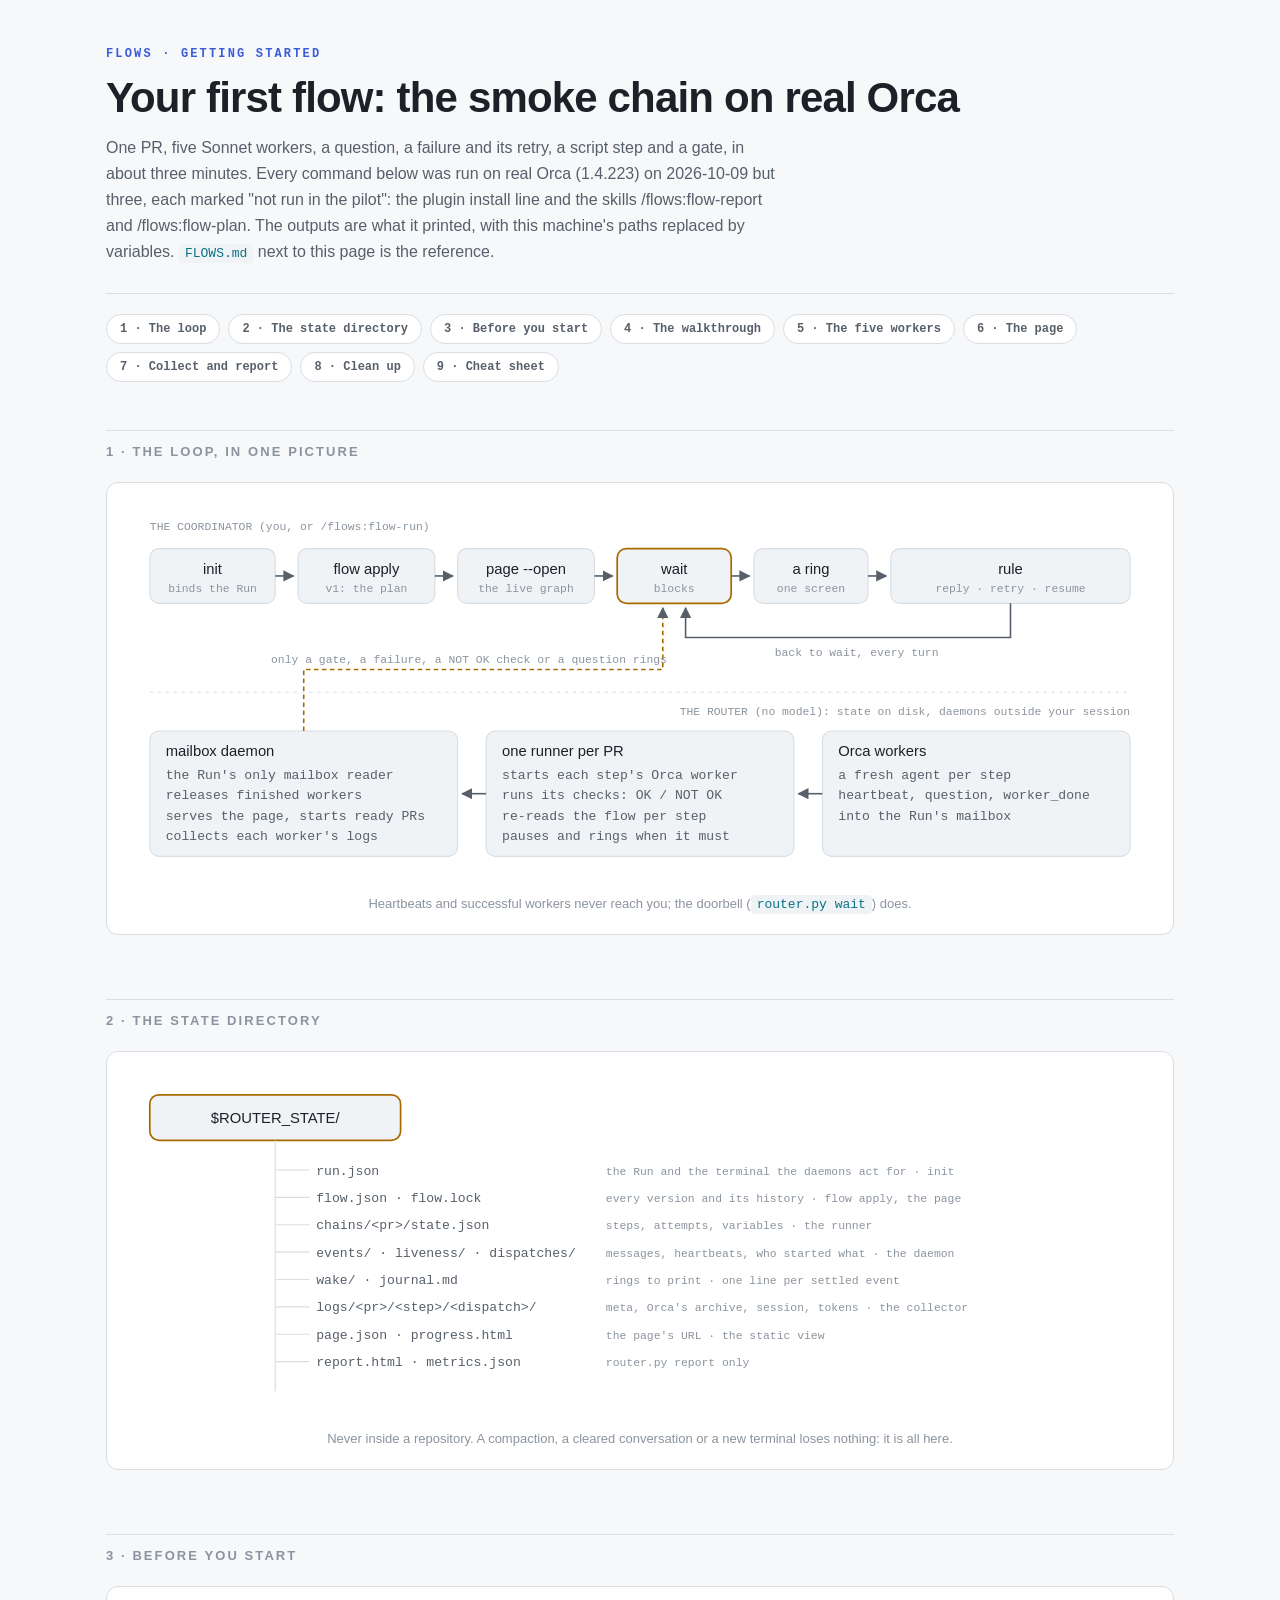
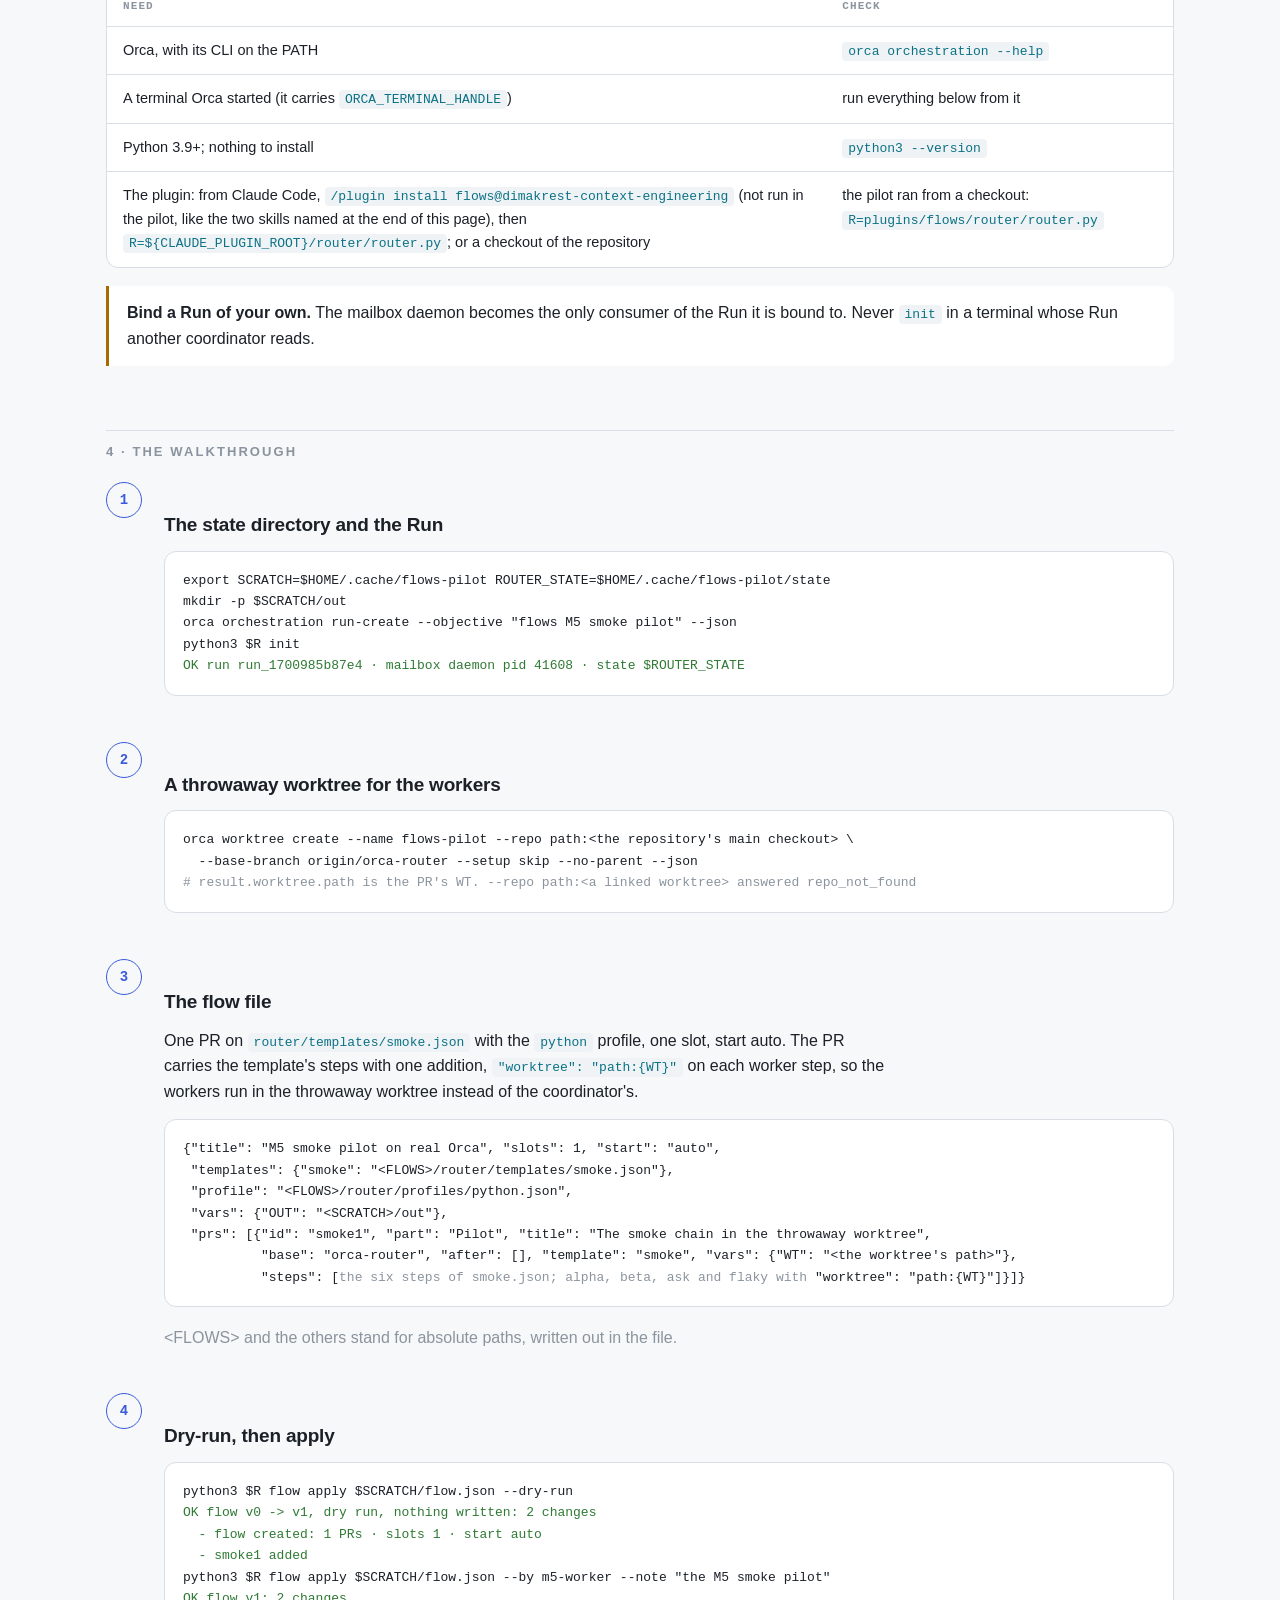
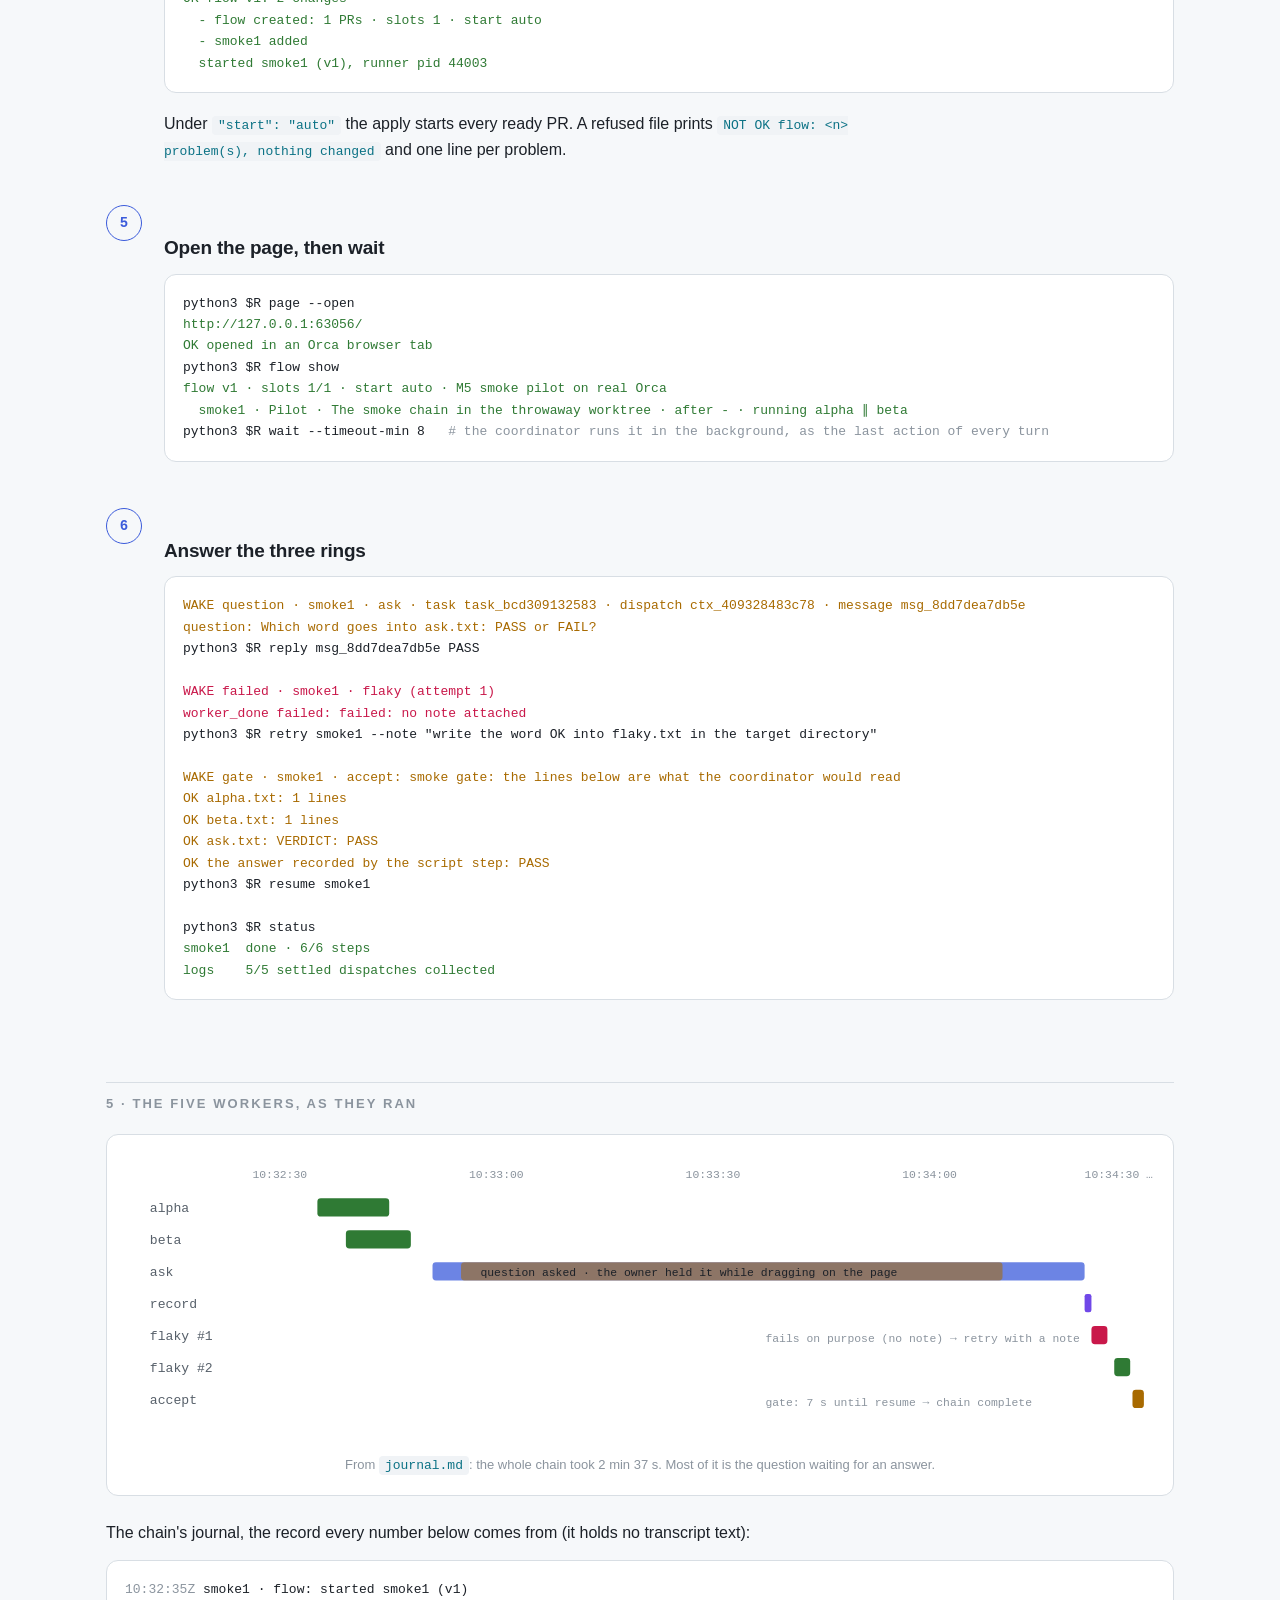
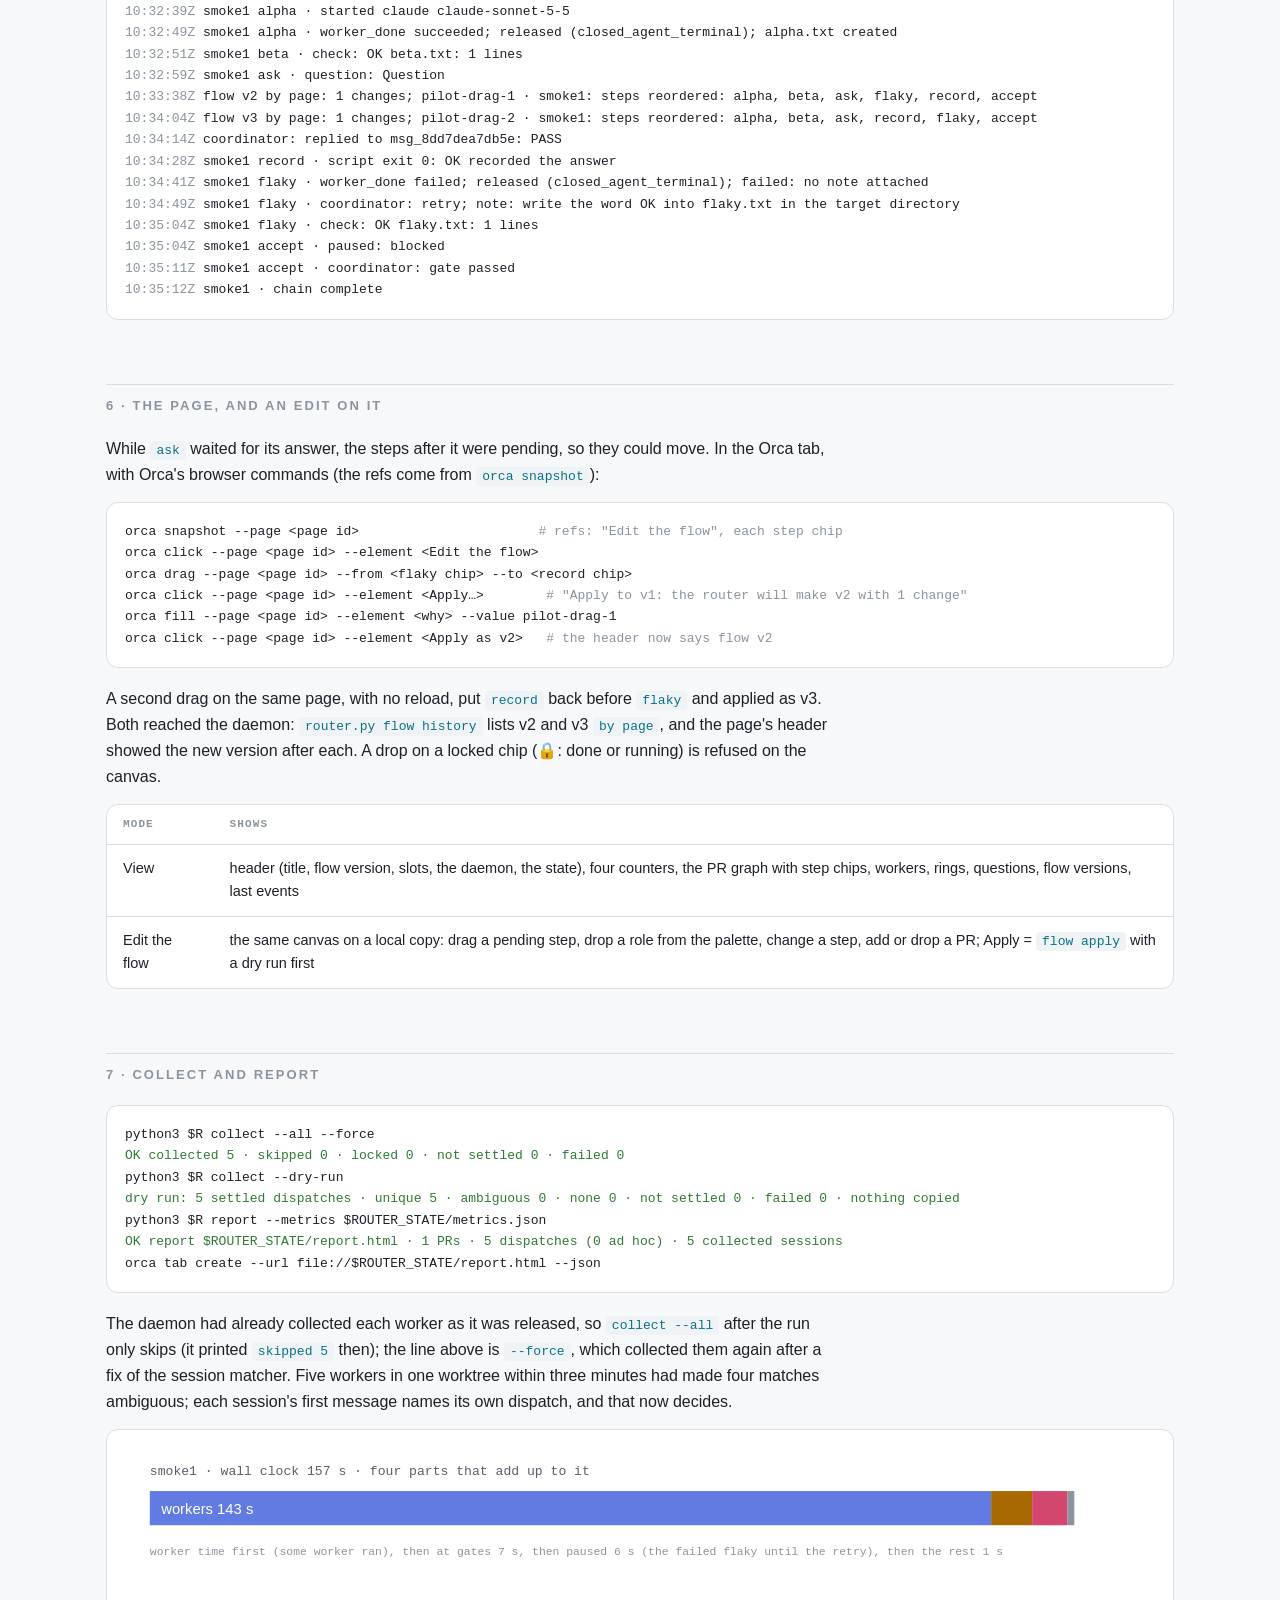
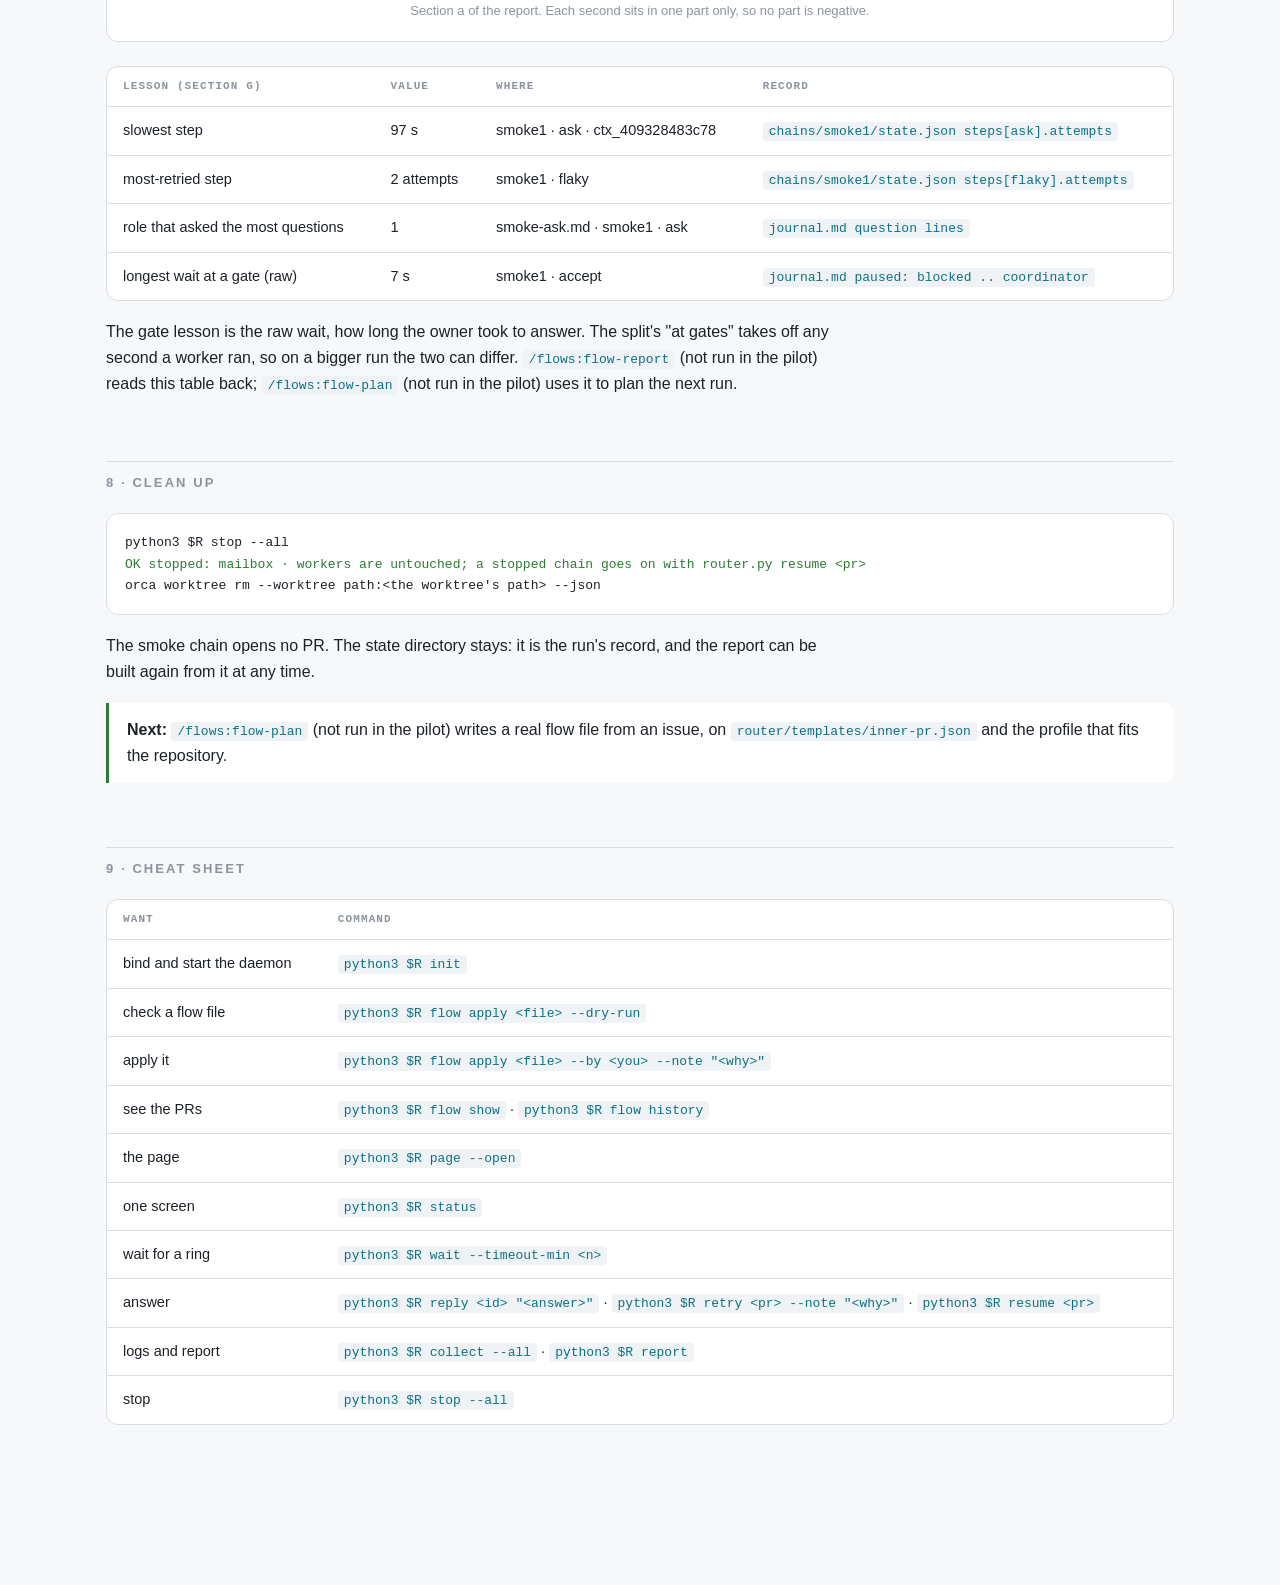
<file: plugins/flows/docs/FLOWS_GETTING_STARTED.html>
<!doctype html>
<html lang="en">
<head>
<meta charset="utf-8">
<meta name="viewport" content="width=device-width, initial-scale=1">
<title>Flows — Getting Started</title>
<style>
  :root{
    --bg:#0d1117; --panel:#151b23; --panel2:#1c232d; --line:#2a3441;
    --ink:#e6edf3; --dim:#9aa7b4; --faint:#6e7c8c;
    --a1:#7aa2f7; --a2:#f7768e; --a3:#9ece6a; --a4:#e0af68; --a5:#bb9af7; --a6:#2ac3de;
  }
  @media (prefers-color-scheme: light){
    :root{ --bg:#f6f8fa; --panel:#fff; --panel2:#f0f3f6; --line:#d8dee4;
           --ink:#1c2128; --dim:#57606a; --faint:#8b949e;
           --a1:#3b5bdb; --a2:#c9184a; --a3:#2f7a34; --a4:#a86a00; --a5:#7048e8; --a6:#0b7285; }
  }
  *{box-sizing:border-box}
  body{margin:0;background:var(--bg);color:var(--ink);
       font:16px/1.62 -apple-system,BlinkMacSystemFont,"Segoe UI",Roboto,sans-serif}
  .wrap{max-width:1100px;margin:0 auto;padding:48px 16px 96px}
  header{border-bottom:1px solid var(--line);padding-bottom:28px;margin-bottom:20px}
  .kicker{font:600 12px/1 ui-monospace,SFMono-Regular,Menlo,monospace;letter-spacing:.18em;
          text-transform:uppercase;color:var(--a1);margin-bottom:14px}
  h1{font-size:clamp(28px,4.2vw,42px);line-height:1.12;margin:0 0 14px;letter-spacing:-.02em}
  .sub{color:var(--dim);max-width:76ch;margin:0}
  nav{display:flex;flex-wrap:wrap;gap:8px;margin:0 0 48px}
  nav a{font:600 12px/1 ui-monospace,Menlo,monospace;color:var(--dim);text-decoration:none;
        border:1px solid var(--line);border-radius:20px;padding:8px 13px;background:var(--panel)}
  nav a:hover{color:var(--a1);border-color:var(--a1)}
  h2{font-size:13px;letter-spacing:.16em;text-transform:uppercase;color:var(--faint);
     font-weight:700;margin:0 0 20px;padding-top:10px;border-top:1px solid var(--line)}
  section{margin-bottom:64px;scroll-margin-top:20px}
  h3{font-size:19px;margin:28px 0 10px;letter-spacing:-.01em}
  p{margin:0 0 14px;max-width:82ch}
  figure{margin:0 0 24px;background:var(--panel);border:1px solid var(--line);
         border-radius:12px;padding:20px;overflow-x:auto}
  figcaption{font-size:13px;color:var(--faint);margin-top:14px;text-align:center}
  svg{display:block;margin:0 auto;max-width:100%;height:auto}
  .t{font:13px -apple-system,BlinkMacSystemFont,"Segoe UI",sans-serif;fill:var(--ink)}
  .s{font:11.5px ui-monospace,Menlo,monospace;fill:var(--dim)}
  .x{font:10px ui-monospace,Menlo,monospace;fill:var(--faint)}
  .box{fill:var(--panel2);stroke:var(--line)}
  .hot{fill:var(--panel2);stroke:var(--a4);stroke-width:1.5}
  .arr{stroke:var(--dim);stroke-width:1.4;fill:none}
  .arr2{stroke:var(--a4);stroke-width:1.4;fill:none;stroke-dasharray:4 3}
  table{width:100%;border-collapse:collapse;font-size:14.5px}
  .tbl{overflow-x:auto;background:var(--panel);border:1px solid var(--line);border-radius:12px;margin-bottom:18px}
  th{text-align:left;font:600 11px/1 ui-monospace,Menlo,monospace;letter-spacing:.1em;text-transform:uppercase;
     color:var(--faint);padding:14px 16px;border-bottom:1px solid var(--line);white-space:nowrap}
  td{padding:12px 16px;border-bottom:1px solid var(--line);vertical-align:top}
  tr:last-child td{border-bottom:none}
  code{font:13px ui-monospace,SFMono-Regular,Menlo,monospace;background:var(--panel2);padding:2px 6px;
       border-radius:4px;color:var(--a6)}
  pre{background:var(--panel);border:1px solid var(--line);border-radius:12px;padding:18px;overflow-x:auto;
      font:13px/1.65 ui-monospace,SFMono-Regular,Menlo,monospace;color:var(--ink);margin:0 0 18px}
  pre code{background:none;padding:0;color:inherit}
  .cf{color:var(--faint)} .c3{color:var(--a3)} .c2{color:var(--a2)} .c4{color:var(--a4)}
  .step{display:grid;grid-template-columns:44px 1fr;gap:14px;margin-bottom:28px}
  .num{width:36px;height:36px;border-radius:50%;border:1.5px solid var(--a1);color:var(--a1);
       display:flex;align-items:center;justify-content:center;font:700 14px ui-monospace,Menlo,monospace}
  .step > div{min-width:0}
  .callout{border-left:3px solid var(--a4);background:var(--panel);border-radius:0 10px 10px 0;padding:14px 18px;margin:18px 0}
  .callout.ok{border-color:var(--a3)}
  @media (max-width:600px){ .step{grid-template-columns:1fr} .num{display:none} }
</style>
</head>
<body>
<div class="wrap">
<header>
  <div class="kicker">flows · getting started</div>
  <h1>Your first flow: the smoke chain on real Orca</h1>
  <p class="sub">One PR, five Sonnet workers, a question, a failure and its retry, a script step and a gate, in about
  three minutes. Every command below was run on real Orca (1.4.223) on 2026-10-09 but three, each marked "not run in
  the pilot": the plugin install line and the skills /flows:flow-report and /flows:flow-plan. The outputs are what
  it printed, with this machine's paths replaced by variables. <code>FLOWS.md</code> next to this page is the reference.</p>
</header>

<nav>
  <a href="#loop">1 · The loop</a><a href="#state">2 · The state directory</a><a href="#before">3 · Before you start</a>
  <a href="#walk">4 · The walkthrough</a><a href="#workers">5 · The five workers</a><a href="#page">6 · The page</a>
  <a href="#report">7 · Collect and report</a><a href="#cleanup">8 · Clean up</a><a href="#cheat">9 · Cheat sheet</a>
</nav>

<section id="loop">
<h2>1 · The loop, in one picture</h2>
<figure>
<svg viewBox="0 0 900 330" role="img" aria-label="The coordinator's loop: init, flow apply, page, wait, ring, rule, back to wait; the router's daemons do the rest">
  <defs><marker id="m" viewBox="0 0 10 10" refX="9" refY="5" markerWidth="7" markerHeight="7" orient="auto"><path d="M0,0 L10,5 L0,10 z" fill="currentColor" style="color:var(--dim)"/></marker></defs>
  <text x="20" y="24" class="x">THE COORDINATOR (you, or /flows:flow-run)</text>
  <rect x="20" y="40" width="110" height="48" rx="8" class="box"/><text x="75" y="62" text-anchor="middle" class="t">init</text><text x="75" y="78" text-anchor="middle" class="x">binds the Run</text>
  <rect x="150" y="40" width="120" height="48" rx="8" class="box"/><text x="210" y="62" text-anchor="middle" class="t">flow apply</text><text x="210" y="78" text-anchor="middle" class="x">v1: the plan</text>
  <rect x="290" y="40" width="120" height="48" rx="8" class="box"/><text x="350" y="62" text-anchor="middle" class="t">page --open</text><text x="350" y="78" text-anchor="middle" class="x">the live graph</text>
  <rect x="430" y="40" width="100" height="48" rx="8" class="hot"/><text x="480" y="62" text-anchor="middle" class="t">wait</text><text x="480" y="78" text-anchor="middle" class="x">blocks</text>
  <rect x="550" y="40" width="100" height="48" rx="8" class="box"/><text x="600" y="62" text-anchor="middle" class="t">a ring</text><text x="600" y="78" text-anchor="middle" class="x">one screen</text>
  <rect x="670" y="40" width="210" height="48" rx="8" class="box"/><text x="775" y="62" text-anchor="middle" class="t">rule</text><text x="775" y="78" text-anchor="middle" class="x">reply · retry · resume</text>
  <path d="M130 64 H146" class="arr" marker-end="url(#m)"/><path d="M270 64 H286" class="arr" marker-end="url(#m)"/>
  <path d="M410 64 H426" class="arr" marker-end="url(#m)"/><path d="M530 64 H546" class="arr" marker-end="url(#m)"/>
  <path d="M650 64 H666" class="arr" marker-end="url(#m)"/>
  <path d="M775 88 V118 H490 V92" class="arr" marker-end="url(#m)"/><text x="640" y="134" text-anchor="middle" class="x">back to wait, every turn</text>
  <line x1="20" y1="166" x2="880" y2="166" stroke="var(--line)" stroke-dasharray="3 4"/>
  <text x="880" y="186" text-anchor="end" class="x">THE ROUTER (no model): state on disk, daemons outside your session</text>
  <rect x="20" y="200" width="270" height="110" rx="8" class="box"/>
  <text x="34" y="222" class="t">mailbox daemon</text>
  <text x="34" y="242" class="s">the Run's only mailbox reader</text>
  <text x="34" y="260" class="s">releases finished workers</text>
  <text x="34" y="278" class="s">serves the page, starts ready PRs</text>
  <text x="34" y="296" class="s">collects each worker's logs</text>
  <rect x="315" y="200" width="270" height="110" rx="8" class="box"/>
  <text x="329" y="222" class="t">one runner per PR</text>
  <text x="329" y="242" class="s">starts each step's Orca worker</text>
  <text x="329" y="260" class="s">runs its checks: OK / NOT OK</text>
  <text x="329" y="278" class="s">re-reads the flow per step</text>
  <text x="329" y="296" class="s">pauses and rings when it must</text>
  <rect x="610" y="200" width="270" height="110" rx="8" class="box"/>
  <text x="624" y="222" class="t">Orca workers</text>
  <text x="624" y="242" class="s">a fresh agent per step</text>
  <text x="624" y="260" class="s">heartbeat, question, worker_done</text>
  <text x="624" y="278" class="s">into the Run's mailbox</text>
  <path d="M610 255 H589" class="arr" marker-end="url(#m)"/><path d="M315 255 H294" class="arr" marker-end="url(#m)"/>
  <path d="M155 200 V146 H470 V92" class="arr2" marker-end="url(#m)"/><text x="300" y="140" text-anchor="middle" class="x">only a gate, a failure, a NOT OK check or a question rings</text>
</svg>
<figcaption>Heartbeats and successful workers never reach you; the doorbell (<code>router.py wait</code>) does.</figcaption>
</figure>
</section>

<section id="state">
<h2>2 · The state directory</h2>
<figure>
<svg viewBox="0 0 900 300" role="img" aria-label="The state directory: run.json, flow.json, chains, journal, logs, page.json, report.html">
  <rect x="20" y="20" width="220" height="40" rx="8" class="hot"/><text x="130" y="45" text-anchor="middle" class="t">$ROUTER_STATE/</text>
  <path d="M130 60 V280" stroke="var(--line)" fill="none"/>
  <g class="s">
    <path d="M130 86 H160" stroke="var(--line)"/><text x="166" y="90">run.json</text><text x="420" y="90" class="x">the Run and the terminal the daemons act for · init</text>
    <path d="M130 110 H160" stroke="var(--line)"/><text x="166" y="114">flow.json · flow.lock</text><text x="420" y="114" class="x">every version and its history · flow apply, the page</text>
    <path d="M130 134 H160" stroke="var(--line)"/><text x="166" y="138">chains/&lt;pr&gt;/state.json</text><text x="420" y="138" class="x">steps, attempts, variables · the runner</text>
    <path d="M130 158 H160" stroke="var(--line)"/><text x="166" y="162">events/ · liveness/ · dispatches/</text><text x="420" y="162" class="x">messages, heartbeats, who started what · the daemon</text>
    <path d="M130 182 H160" stroke="var(--line)"/><text x="166" y="186">wake/ · journal.md</text><text x="420" y="186" class="x">rings to print · one line per settled event</text>
    <path d="M130 206 H160" stroke="var(--line)"/><text x="166" y="210">logs/&lt;pr&gt;/&lt;step&gt;/&lt;dispatch&gt;/</text><text x="420" y="210" class="x">meta, Orca's archive, session, tokens · the collector</text>
    <path d="M130 230 H160" stroke="var(--line)"/><text x="166" y="234">page.json · progress.html</text><text x="420" y="234" class="x">the page's URL · the static view</text>
    <path d="M130 254 H160" stroke="var(--line)"/><text x="166" y="258">report.html · metrics.json</text><text x="420" y="258" class="x">router.py report only</text>
  </g>
</svg>
<figcaption>Never inside a repository. A compaction, a cleared conversation or a new terminal loses nothing: it is all here.</figcaption>
</figure>
</section>

<section id="before">
<h2>3 · Before you start</h2>
<div class="tbl"><table>
<tr><th>Need</th><th>Check</th></tr>
<tr><td>Orca, with its CLI on the PATH</td><td><code>orca orchestration --help</code></td></tr>
<tr><td>A terminal Orca started (it carries <code>ORCA_TERMINAL_HANDLE</code>)</td><td>run everything below from it</td></tr>
<tr><td>Python 3.9+; nothing to install</td><td><code>python3 --version</code></td></tr>
<tr><td>The plugin: from Claude Code, <code>/plugin install flows@dimakrest-context-engineering</code> (not run in the pilot, like the two skills named at the end of this page), then <code>R=${CLAUDE_PLUGIN_ROOT}/router/router.py</code>; or a checkout of the repository</td><td>the pilot ran from a checkout: <code>R=plugins/flows/router/router.py</code></td></tr>
</table></div>
<div class="callout"><strong>Bind a Run of your own.</strong> The mailbox daemon becomes the only consumer of the Run it is
bound to. Never <code>init</code> in a terminal whose Run another coordinator reads.</div>
</section>

<section id="walk">
<h2>4 · The walkthrough</h2>

<div class="step"><div class="num">1</div><div>
<h3>The state directory and the Run</h3>
<pre><code>export SCRATCH=$HOME/.cache/flows-pilot ROUTER_STATE=$HOME/.cache/flows-pilot/state
mkdir -p $SCRATCH/out
orca orchestration run-create --objective "flows M5 smoke pilot" --json
python3 $R init
<span class="c3">OK run run_1700985b87e4 · mailbox daemon pid 41608 · state $ROUTER_STATE</span></code></pre>
</div></div>

<div class="step"><div class="num">2</div><div>
<h3>A throwaway worktree for the workers</h3>
<pre><code>orca worktree create --name flows-pilot --repo path:&lt;the repository's main checkout&gt; \
  --base-branch origin/orca-router --setup skip --no-parent --json
<span class="cf"># result.worktree.path is the PR's WT. --repo path:&lt;a linked worktree&gt; answered repo_not_found</span></code></pre>
</div></div>

<div class="step"><div class="num">3</div><div>
<h3>The flow file</h3>
<p>One PR on <code>router/templates/smoke.json</code> with the <code>python</code> profile, one slot, start auto.
The PR carries the template's steps with one addition, <code>"worktree": "path:{WT}"</code> on each worker step, so
the workers run in the throwaway worktree instead of the coordinator's.</p>
<pre><code>{"title": "M5 smoke pilot on real Orca", "slots": 1, "start": "auto",
 "templates": {"smoke": "&lt;FLOWS&gt;/router/templates/smoke.json"},
 "profile": "&lt;FLOWS&gt;/router/profiles/python.json",
 "vars": {"OUT": "&lt;SCRATCH&gt;/out"},
 "prs": [{"id": "smoke1", "part": "Pilot", "title": "The smoke chain in the throwaway worktree",
          "base": "orca-router", "after": [], "template": "smoke", "vars": {"WT": "&lt;the worktree's path&gt;"},
          "steps": [<span class="cf">the six steps of smoke.json; alpha, beta, ask and flaky with</span> "worktree": "path:{WT}"]}]}</code></pre>
<p class="cf">&lt;FLOWS&gt; and the others stand for absolute paths, written out in the file.</p>
</div></div>

<div class="step"><div class="num">4</div><div>
<h3>Dry-run, then apply</h3>
<pre><code>python3 $R flow apply $SCRATCH/flow.json --dry-run
<span class="c3">OK flow v0 -> v1, dry run, nothing written: 2 changes
  - flow created: 1 PRs · slots 1 · start auto
  - smoke1 added</span>
python3 $R flow apply $SCRATCH/flow.json --by m5-worker --note "the M5 smoke pilot"
<span class="c3">OK flow v1: 2 changes
  - flow created: 1 PRs · slots 1 · start auto
  - smoke1 added
  started smoke1 (v1), runner pid 44003</span></code></pre>
<p>Under <code>"start": "auto"</code> the apply starts every ready PR. A refused file prints
<code class="out">NOT OK flow: &lt;n&gt; problem(s), nothing changed</code> and one line per problem.</p>
</div></div>

<div class="step"><div class="num">5</div><div>
<h3>Open the page, then wait</h3>
<pre><code>python3 $R page --open
<span class="c3">http://127.0.0.1:63056/
OK opened in an Orca browser tab</span>
python3 $R flow show
<span class="c3">flow v1 · slots 1/1 · start auto · M5 smoke pilot on real Orca
  smoke1 · Pilot · The smoke chain in the throwaway worktree · after - · running alpha ∥ beta</span>
python3 $R wait --timeout-min 8   <span class="cf"># the coordinator runs it in the background, as the last action of every turn</span></code></pre>
</div></div>

<div class="step"><div class="num">6</div><div>
<h3>Answer the three rings</h3>
<pre><code><span class="c4">WAKE question · smoke1 · ask · task task_bcd309132583 · dispatch ctx_409328483c78 · message msg_8dd7dea7db5e
question: Which word goes into ask.txt: PASS or FAIL?</span>
python3 $R reply msg_8dd7dea7db5e PASS

<span class="c2">WAKE failed · smoke1 · flaky (attempt 1)
worker_done failed: failed: no note attached</span>
python3 $R retry smoke1 --note "write the word OK into flaky.txt in the target directory"

<span class="c4">WAKE gate · smoke1 · accept: smoke gate: the lines below are what the coordinator would read
OK alpha.txt: 1 lines
OK beta.txt: 1 lines
OK ask.txt: VERDICT: PASS
OK the answer recorded by the script step: PASS</span>
python3 $R resume smoke1

python3 $R status
<span class="c3">smoke1  done · 6/6 steps
logs    5/5 settled dispatches collected</span></code></pre>
</div></div>
</section>

<section id="workers">
<h2>5 · The five workers, as they ran</h2>
<figure>
<svg viewBox="0 0 900 250" role="img" aria-label="Timeline of the smoke chain: alpha and beta at once, ask waiting on the answer, record, flaky failing then retried, the gate">
  <g class="x"><text x="110" y="20">10:32:30</text><text x="300" y="20">10:33:00</text><text x="490" y="20">10:33:30</text><text x="680" y="20">10:34:00</text><text x="840" y="20">10:34:30 … 10:35:12</text></g>
  <g class="s"><text x="20" y="50">alpha</text><text x="20" y="78">beta</text><text x="20" y="106">ask</text><text x="20" y="134">record</text><text x="20" y="162">flaky #1</text><text x="20" y="190">flaky #2</text><text x="20" y="218">accept</text></g>
  <rect x="167" y="38" width="63" height="16" rx="3" fill="var(--a3)"/>
  <rect x="192" y="66" width="57" height="16" rx="3" fill="var(--a3)"/>
  <rect x="268" y="94" width="572" height="16" rx="3" fill="var(--a1)" opacity=".75"/>
  <rect x="293" y="94" width="475" height="16" rx="3" fill="var(--a4)" opacity=".55"/>
  <text x="310" y="106" class="x" style="fill:var(--ink)">question asked · the owner held it while dragging on the page</text>
  <rect x="840" y="122" width="6" height="16" rx="2" fill="var(--a5)"/>
  <rect x="846" y="150" width="14" height="16" rx="3" fill="var(--a2)"/>
  <rect x="866" y="178" width="14" height="16" rx="3" fill="var(--a3)"/>
  <rect x="882" y="206" width="10" height="16" rx="3" fill="var(--a4)"/>
  <text x="560" y="164" class="x">fails on purpose (no note) → retry with a note</text>
  <text x="560" y="220" class="x">gate: 7 s until resume → chain complete</text>
</svg>
<figcaption>From <code>journal.md</code>: the whole chain took 2 min 37 s. Most of it is the question waiting for an answer.</figcaption>
</figure>
<p>The chain's journal, the record every number below comes from (it holds no transcript text):</p>
<pre class="out"><code><span class="cf">10:32:35Z</span> smoke1 · flow: started smoke1 (v1)
<span class="cf">10:32:39Z</span> smoke1 alpha · started claude claude-sonnet-5-5
<span class="cf">10:32:49Z</span> smoke1 alpha · worker_done succeeded; released (closed_agent_terminal); alpha.txt created
<span class="cf">10:32:51Z</span> smoke1 beta · check: OK beta.txt: 1 lines
<span class="cf">10:32:59Z</span> smoke1 ask · question: Question
<span class="cf">10:33:38Z</span> flow v2 by page: 1 changes; pilot-drag-1 · smoke1: steps reordered: alpha, beta, ask, flaky, record, accept
<span class="cf">10:34:04Z</span> flow v3 by page: 1 changes; pilot-drag-2 · smoke1: steps reordered: alpha, beta, ask, record, flaky, accept
<span class="cf">10:34:14Z</span> coordinator: replied to msg_8dd7dea7db5e: PASS
<span class="cf">10:34:28Z</span> smoke1 record · script exit 0: OK recorded the answer
<span class="cf">10:34:41Z</span> smoke1 flaky · worker_done failed; released (closed_agent_terminal); failed: no note attached
<span class="cf">10:34:49Z</span> smoke1 flaky · coordinator: retry; note: write the word OK into flaky.txt in the target directory
<span class="cf">10:35:04Z</span> smoke1 flaky · check: OK flaky.txt: 1 lines
<span class="cf">10:35:04Z</span> smoke1 accept · paused: blocked
<span class="cf">10:35:11Z</span> smoke1 accept · coordinator: gate passed
<span class="cf">10:35:12Z</span> smoke1 · chain complete</code></pre>
</section>

<section id="page">
<h2>6 · The page, and an edit on it</h2>
<p>While <code>ask</code> waited for its answer, the steps after it were pending, so they could move. In the Orca tab,
with Orca's browser commands (the refs come from <code>orca snapshot</code>):</p>
<pre><code>orca snapshot --page &lt;page id&gt;                       <span class="cf"># refs: "Edit the flow", each step chip</span>
orca click --page &lt;page id&gt; --element &lt;Edit the flow&gt;
orca drag --page &lt;page id&gt; --from &lt;flaky chip&gt; --to &lt;record chip&gt;
orca click --page &lt;page id&gt; --element &lt;Apply…&gt;        <span class="cf"># "Apply to v1: the router will make v2 with 1 change"</span>
orca fill --page &lt;page id&gt; --element &lt;why&gt; --value pilot-drag-1
orca click --page &lt;page id&gt; --element &lt;Apply as v2&gt;   <span class="cf"># the header now says flow v2</span></code></pre>
<p>A second drag on the same page, with no reload, put <code>record</code> back before <code>flaky</code> and applied as
v3. Both reached the daemon: <code>router.py flow history</code> lists v2 and v3 <code class="out">by page</code>, and the page's header
showed the new version after each. A drop on a locked chip (🔒: done or running) is refused on the canvas.</p>
<div class="tbl"><table>
<tr><th>Mode</th><th>Shows</th></tr>
<tr><td>View</td><td>header (title, flow version, slots, the daemon, the state), four counters, the PR graph with step chips, workers, rings, questions, flow versions, last events</td></tr>
<tr><td>Edit the flow</td><td>the same canvas on a local copy: drag a pending step, drop a role from the palette, change a step, add or drop a PR; Apply = <code>flow apply</code> with a dry run first</td></tr>
</table></div>
</section>

<section id="report">
<h2>7 · Collect and report</h2>
<pre><code>python3 $R collect --all --force
<span class="c3">OK collected 5 · skipped 0 · locked 0 · not settled 0 · failed 0</span>
python3 $R collect --dry-run
<span class="c3">dry run: 5 settled dispatches · unique 5 · ambiguous 0 · none 0 · not settled 0 · failed 0 · nothing copied</span>
python3 $R report --metrics $ROUTER_STATE/metrics.json
<span class="c3">OK report $ROUTER_STATE/report.html · 1 PRs · 5 dispatches (0 ad hoc) · 5 collected sessions</span>
orca tab create --url file://$ROUTER_STATE/report.html --json</code></pre>
<p>The daemon had already collected each worker as it was released, so <code>collect --all</code> after the run only
skips (it printed <code class="out">skipped 5</code> then); the line above is <code>--force</code>, which collected them again after a fix of the session matcher. Five workers in one worktree within three minutes had made four matches ambiguous; each session's
first message names its own dispatch, and that now decides.</p>
<figure>
<svg viewBox="0 0 900 120" role="img" aria-label="smoke1's wall clock of 157 seconds: workers 143, at gates 7, paused 6, the rest 1">
  <text x="20" y="22" class="s">smoke1 · wall clock 157 s · four parts that add up to it</text>
  <rect x="20" y="36" width="738" height="30" fill="var(--a1)" opacity=".8"/>
  <rect x="758" y="36" width="36" height="30" fill="var(--a4)"/>
  <rect x="794" y="36" width="31" height="30" fill="var(--a2)" opacity=".8"/>
  <rect x="825" y="36" width="6" height="30" fill="var(--faint)"/>
  <text x="30" y="56" class="t" style="fill:#fff">workers 143 s</text>
  <text x="20" y="92" class="x">worker time first (some worker ran), then at gates 7 s, then paused 6 s (the failed flaky until the retry), then the rest 1 s</text>
</svg>
<figcaption>Section a of the report. Each second sits in one part only, so no part is negative.</figcaption>
</figure>
<div class="tbl"><table>
<tr><th>Lesson (section g)</th><th>Value</th><th>Where</th><th>Record</th></tr>
<tr><td>slowest step</td><td>97 s</td><td>smoke1 · ask · ctx_409328483c78</td><td><code class="out">chains/smoke1/state.json steps[ask].attempts</code></td></tr>
<tr><td>most-retried step</td><td>2 attempts</td><td>smoke1 · flaky</td><td><code class="out">chains/smoke1/state.json steps[flaky].attempts</code></td></tr>
<tr><td>role that asked the most questions</td><td>1</td><td>smoke-ask.md · smoke1 · ask</td><td><code class="out">journal.md question lines</code></td></tr>
<tr><td>longest wait at a gate (raw)</td><td>7 s</td><td>smoke1 · accept</td><td><code class="out">journal.md paused: blocked .. coordinator</code></td></tr>
</table></div>
<p>The gate lesson is the raw wait, how long the owner took to answer. The split's "at gates" takes off any second a
worker ran, so on a bigger run the two can differ. <code>/flows:flow-report</code> (not run in the pilot) reads this
table back; <code>/flows:flow-plan</code> (not run in the pilot) uses it to plan the next run.</p>
</section>

<section id="cleanup">
<h2>8 · Clean up</h2>
<pre><code>python3 $R stop --all
<span class="c3">OK stopped: mailbox · workers are untouched; a stopped chain goes on with router.py resume &lt;pr&gt;</span>
orca worktree rm --worktree path:&lt;the worktree's path&gt; --json</code></pre>
<p>The smoke chain opens no PR. The state directory stays: it is the run's record, and the report can be built
again from it at any time.</p>
<div class="callout ok"><strong>Next:</strong> <code>/flows:flow-plan</code> (not run in the pilot) writes a real flow
file from an issue, on <code>router/templates/inner-pr.json</code> and the profile that fits the repository.</div>
</section>

<section id="cheat">
<h2>9 · Cheat sheet</h2>
<div class="tbl"><table>
<tr><th>Want</th><th>Command</th></tr>
<tr><td>bind and start the daemon</td><td><code>python3 $R init</code></td></tr>
<tr><td>check a flow file</td><td><code>python3 $R flow apply &lt;file&gt; --dry-run</code></td></tr>
<tr><td>apply it</td><td><code>python3 $R flow apply &lt;file&gt; --by &lt;you&gt; --note "&lt;why&gt;"</code></td></tr>
<tr><td>see the PRs</td><td><code>python3 $R flow show</code> · <code>python3 $R flow history</code></td></tr>
<tr><td>the page</td><td><code>python3 $R page --open</code></td></tr>
<tr><td>one screen</td><td><code>python3 $R status</code></td></tr>
<tr><td>wait for a ring</td><td><code>python3 $R wait --timeout-min &lt;n&gt;</code></td></tr>
<tr><td>answer</td><td><code>python3 $R reply &lt;id&gt; "&lt;answer&gt;"</code> · <code>python3 $R retry &lt;pr&gt; --note "&lt;why&gt;"</code> · <code>python3 $R resume &lt;pr&gt;</code></td></tr>
<tr><td>logs and report</td><td><code>python3 $R collect --all</code> · <code>python3 $R report</code></td></tr>
<tr><td>stop</td><td><code>python3 $R stop --all</code></td></tr>
</table></div>
</section>
</div>
</body>
</html>
</file>
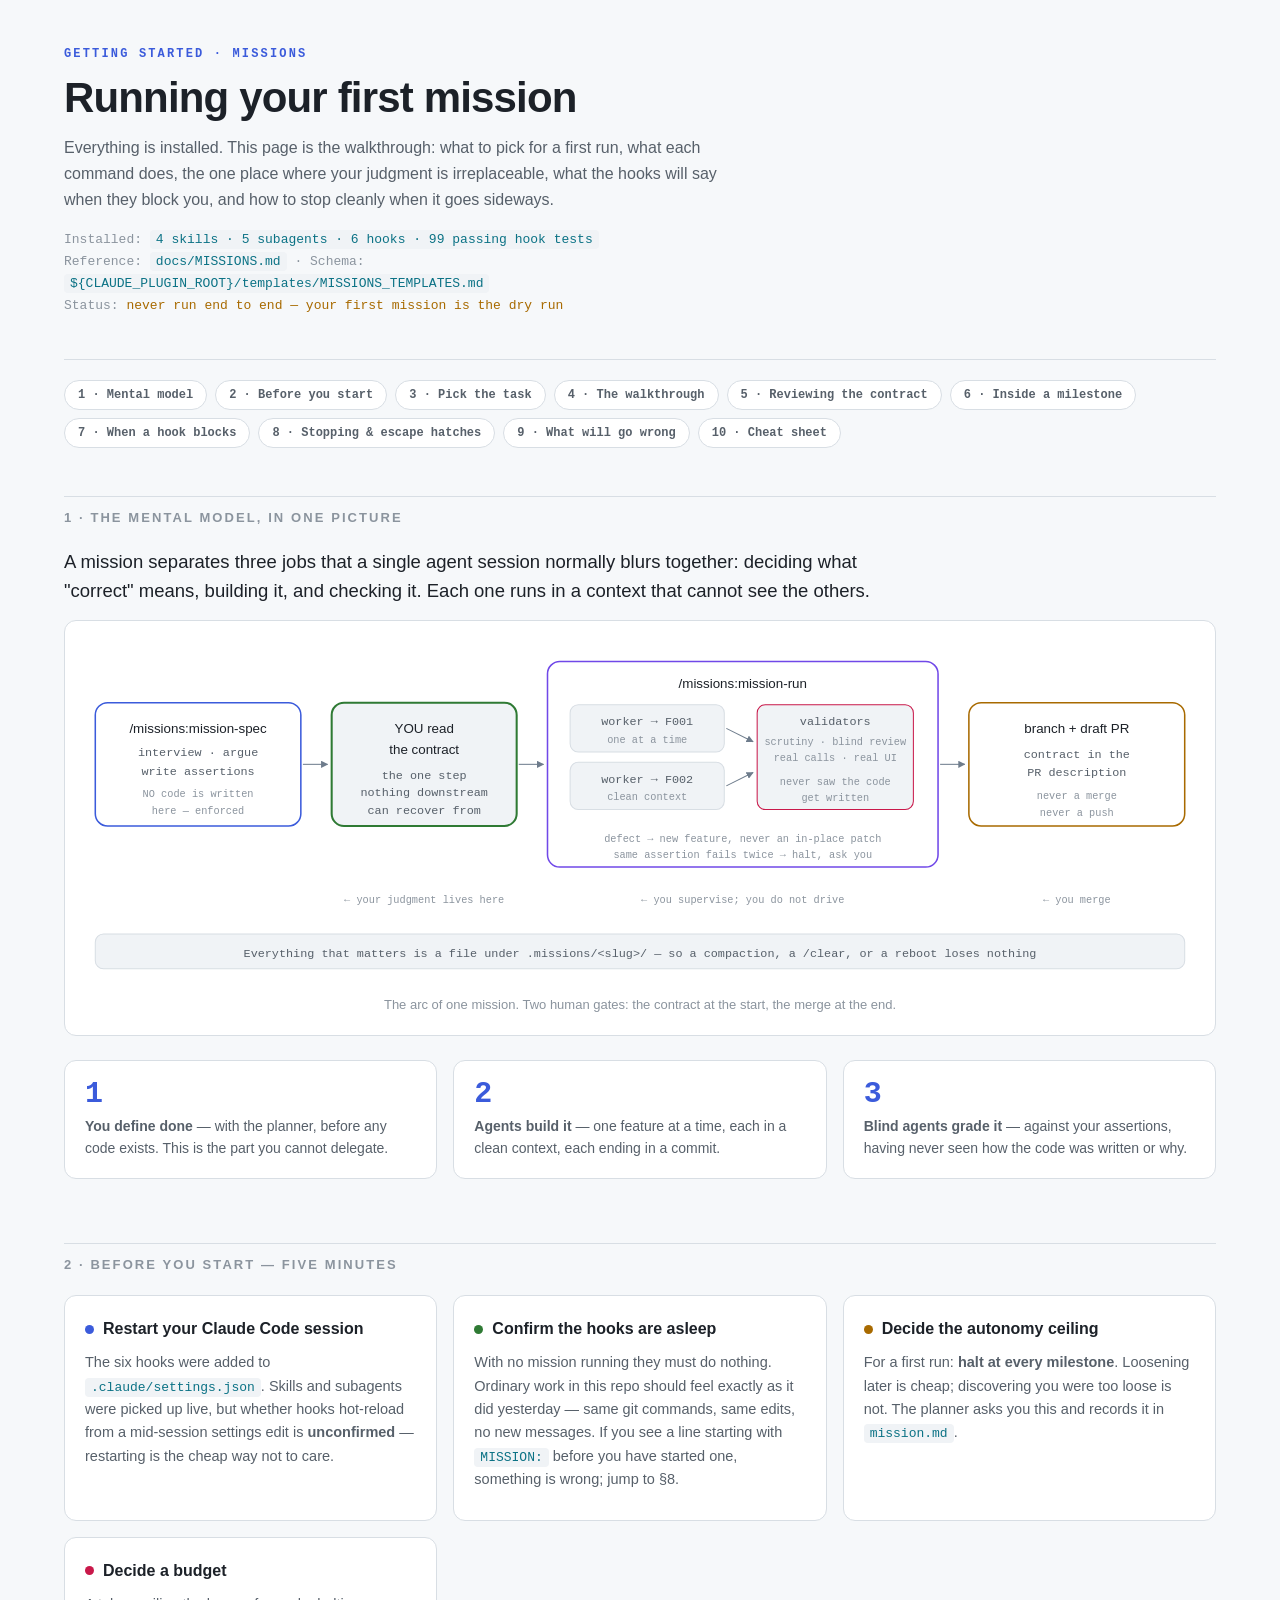
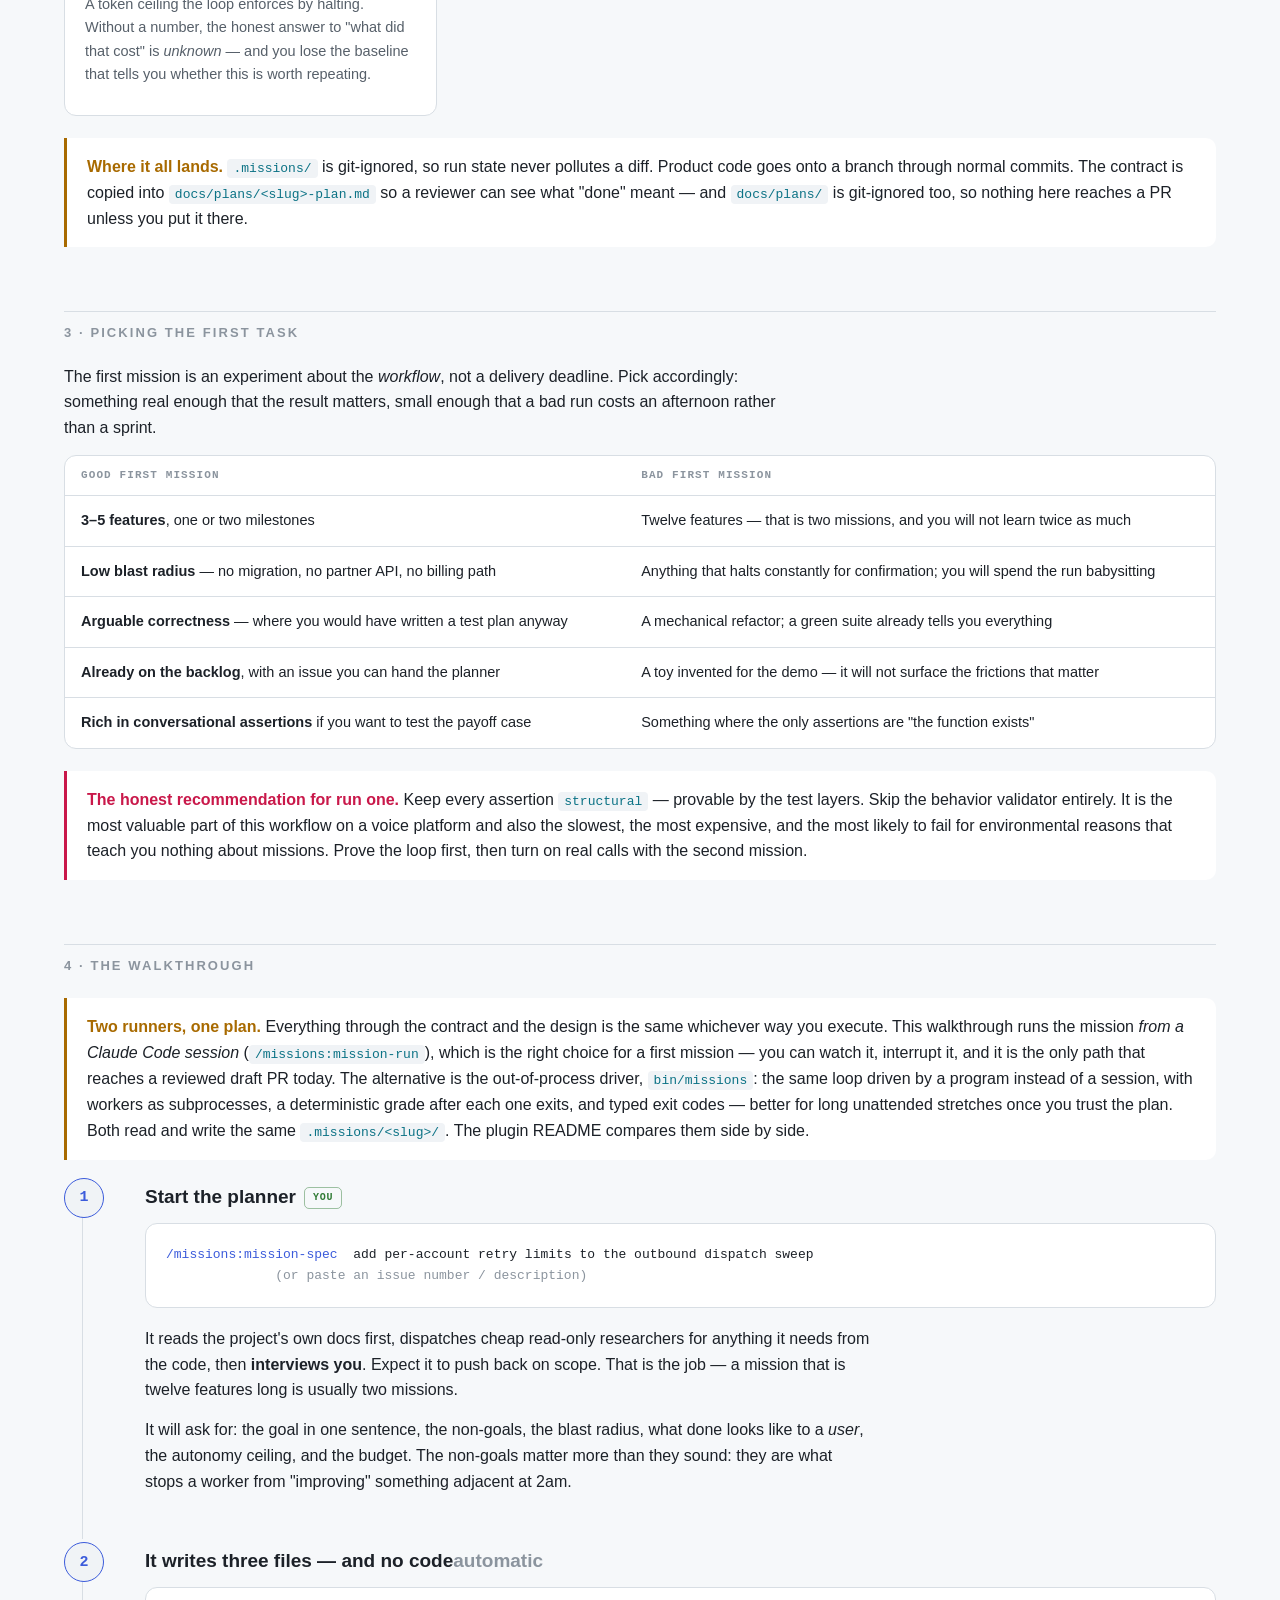
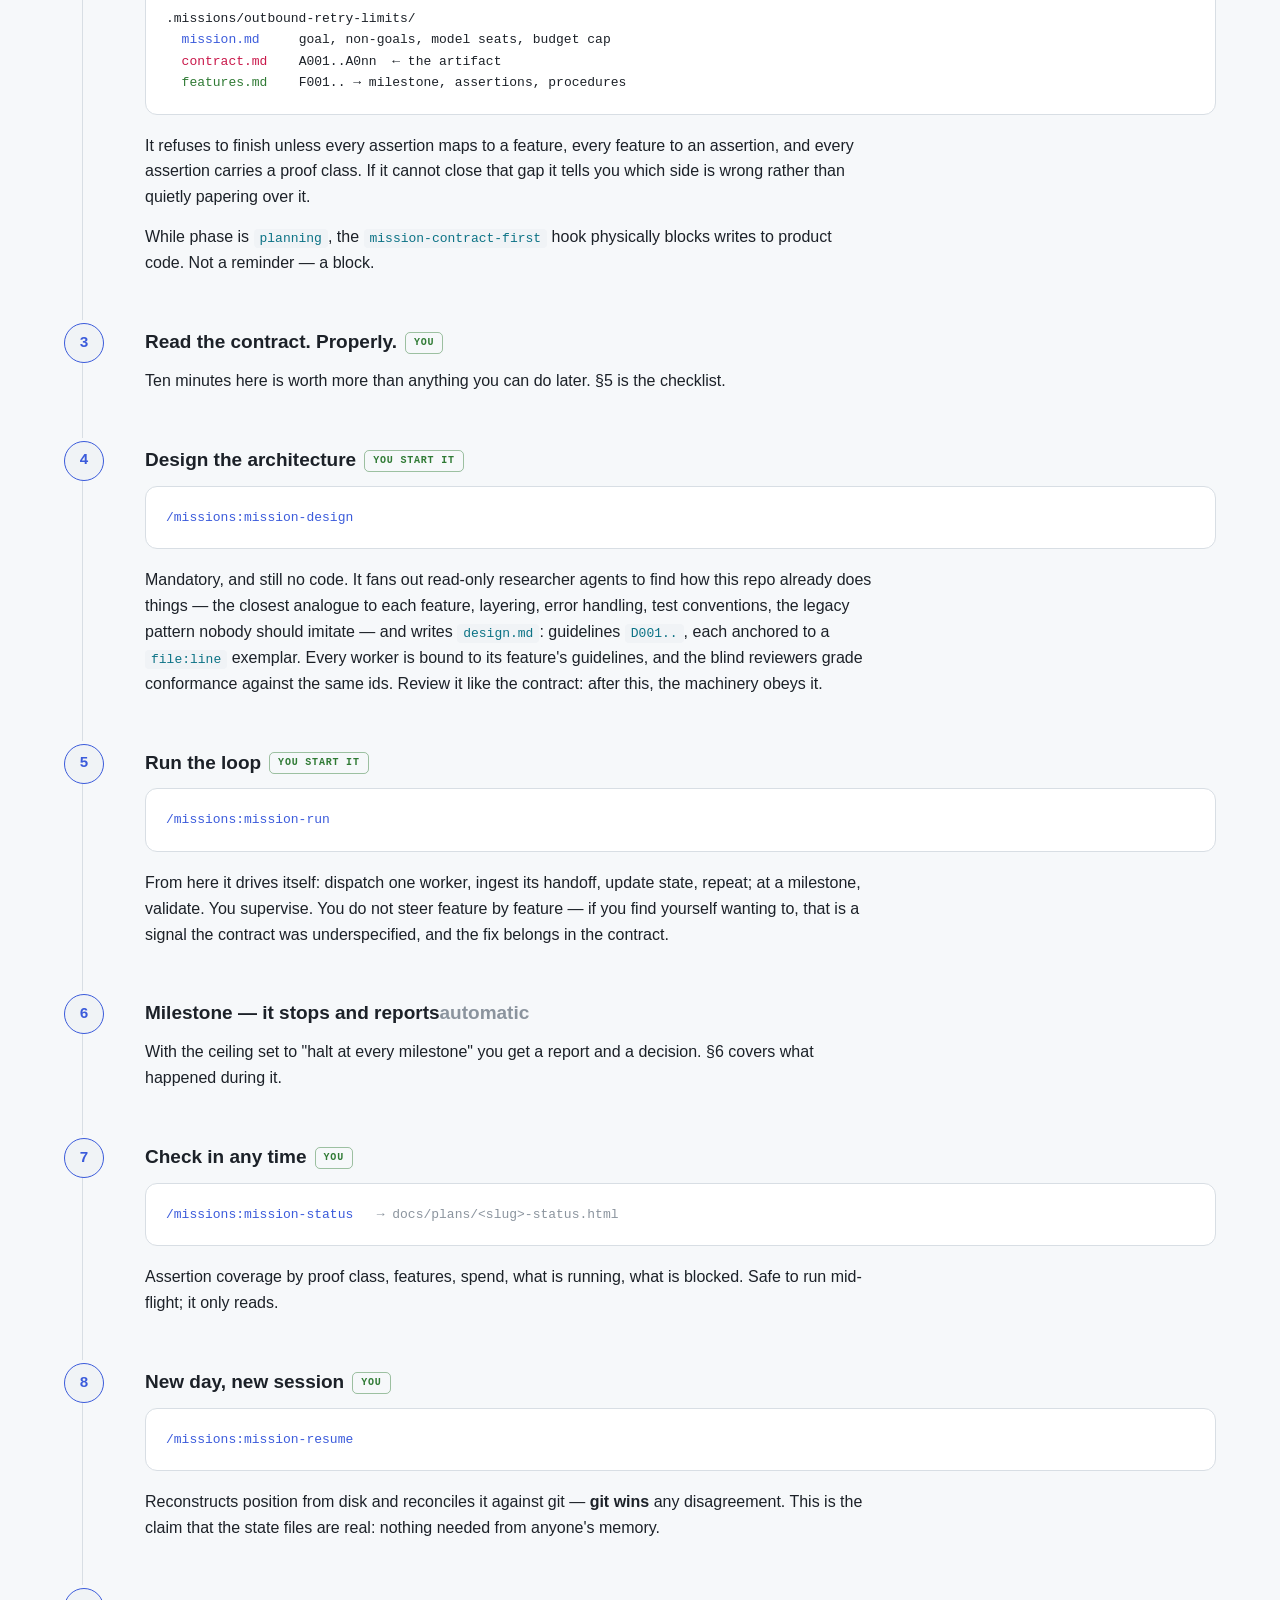
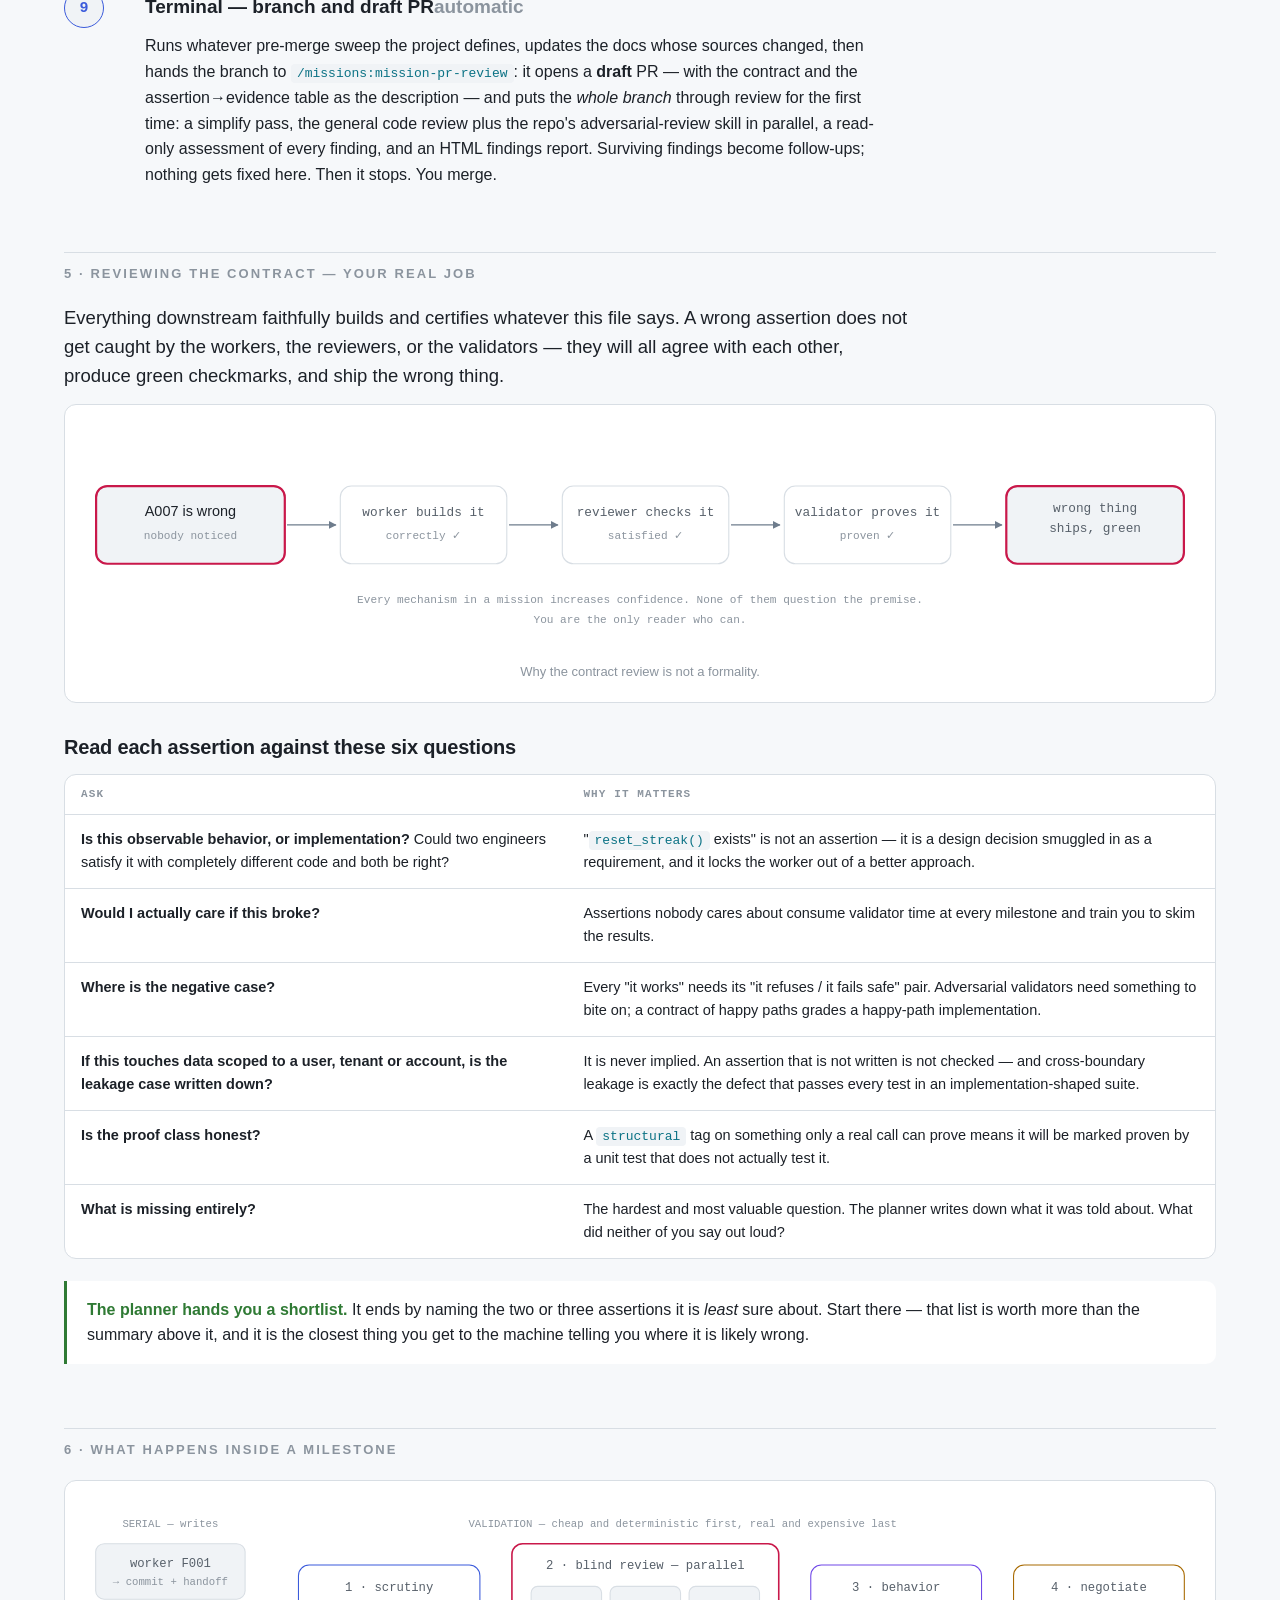
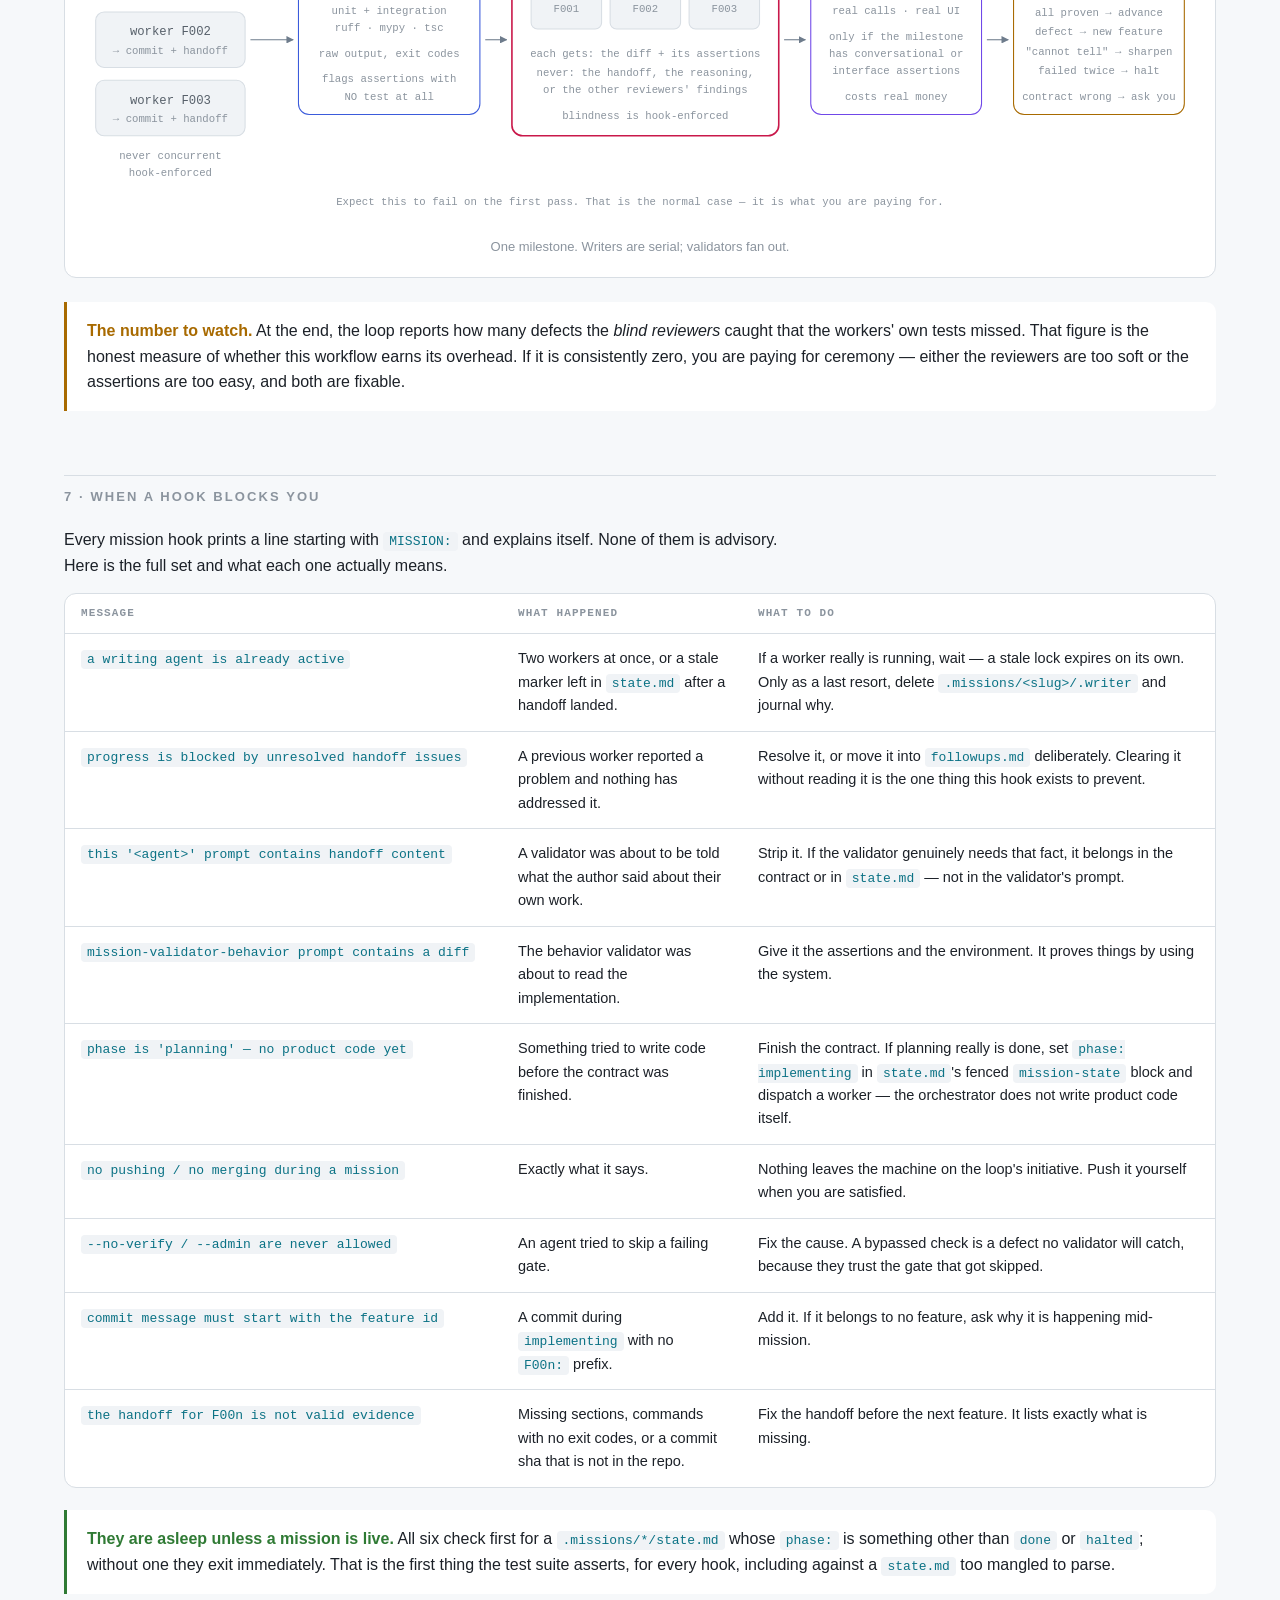
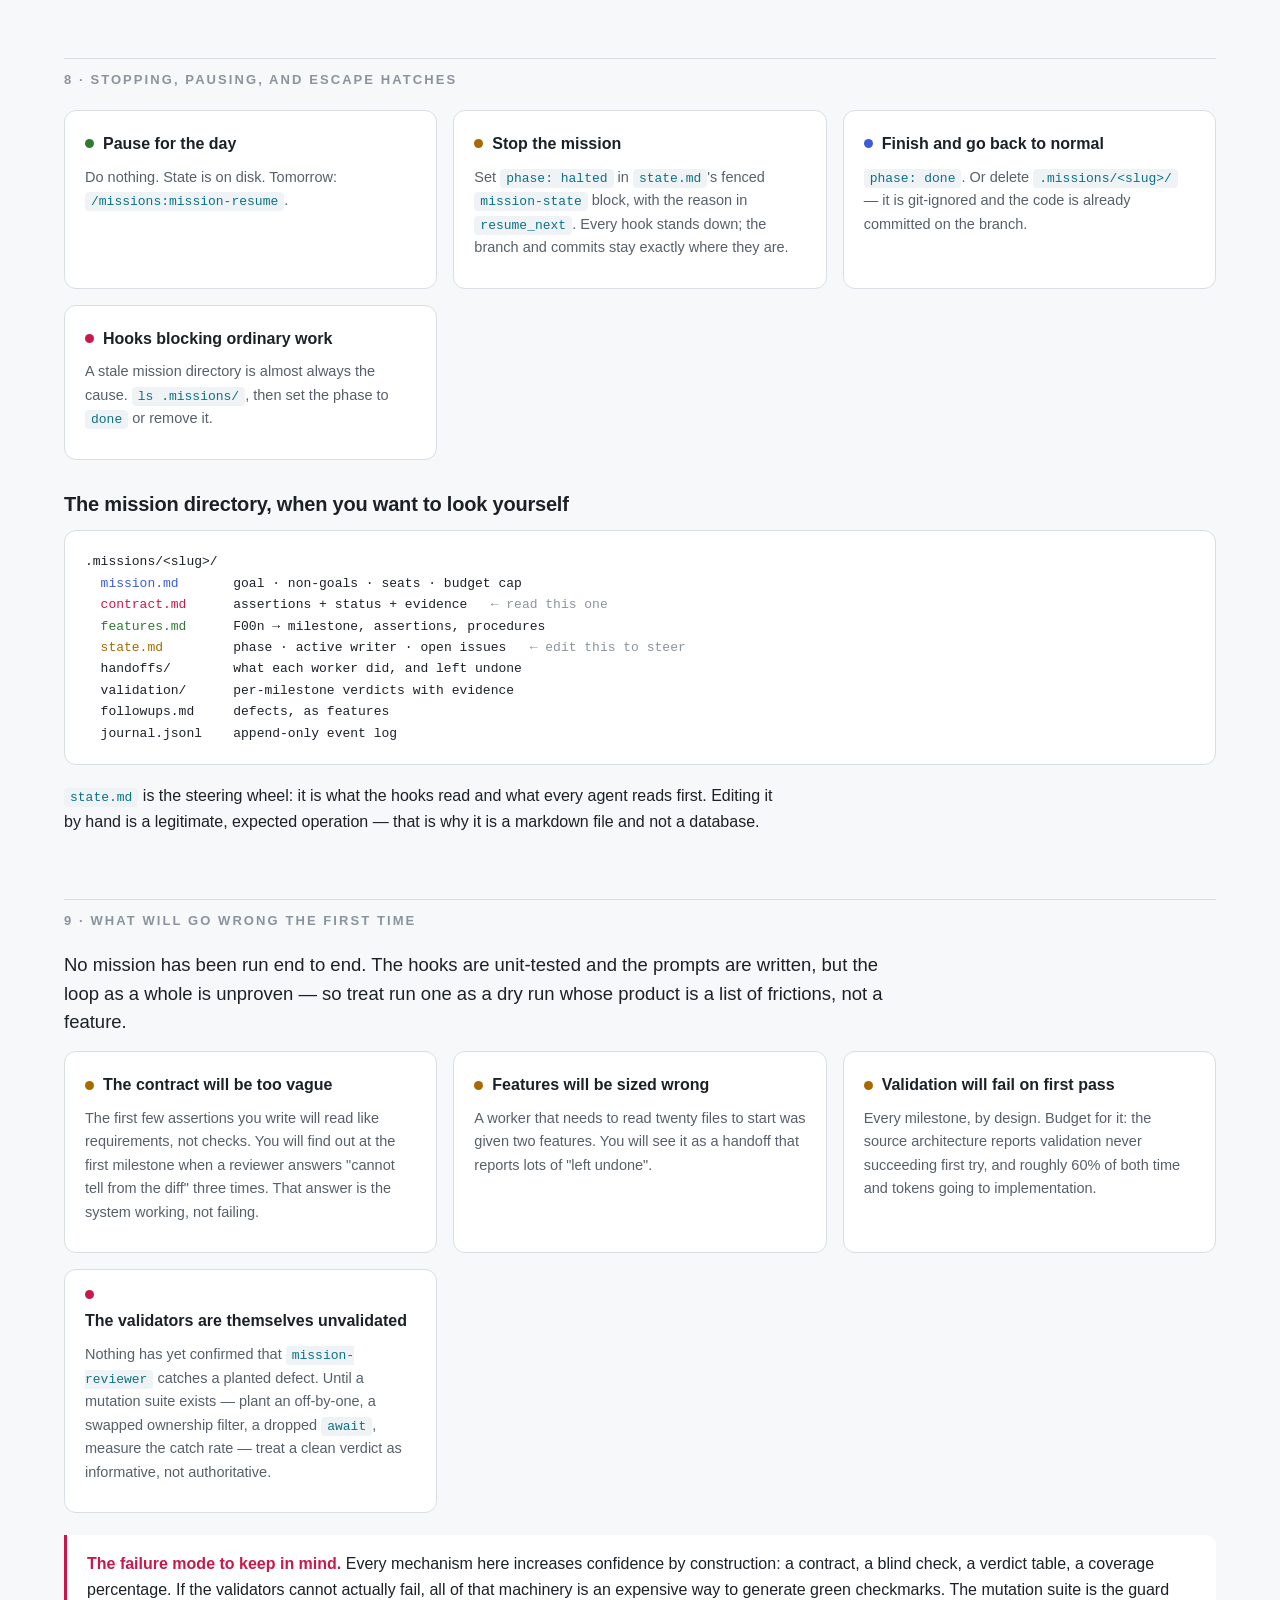
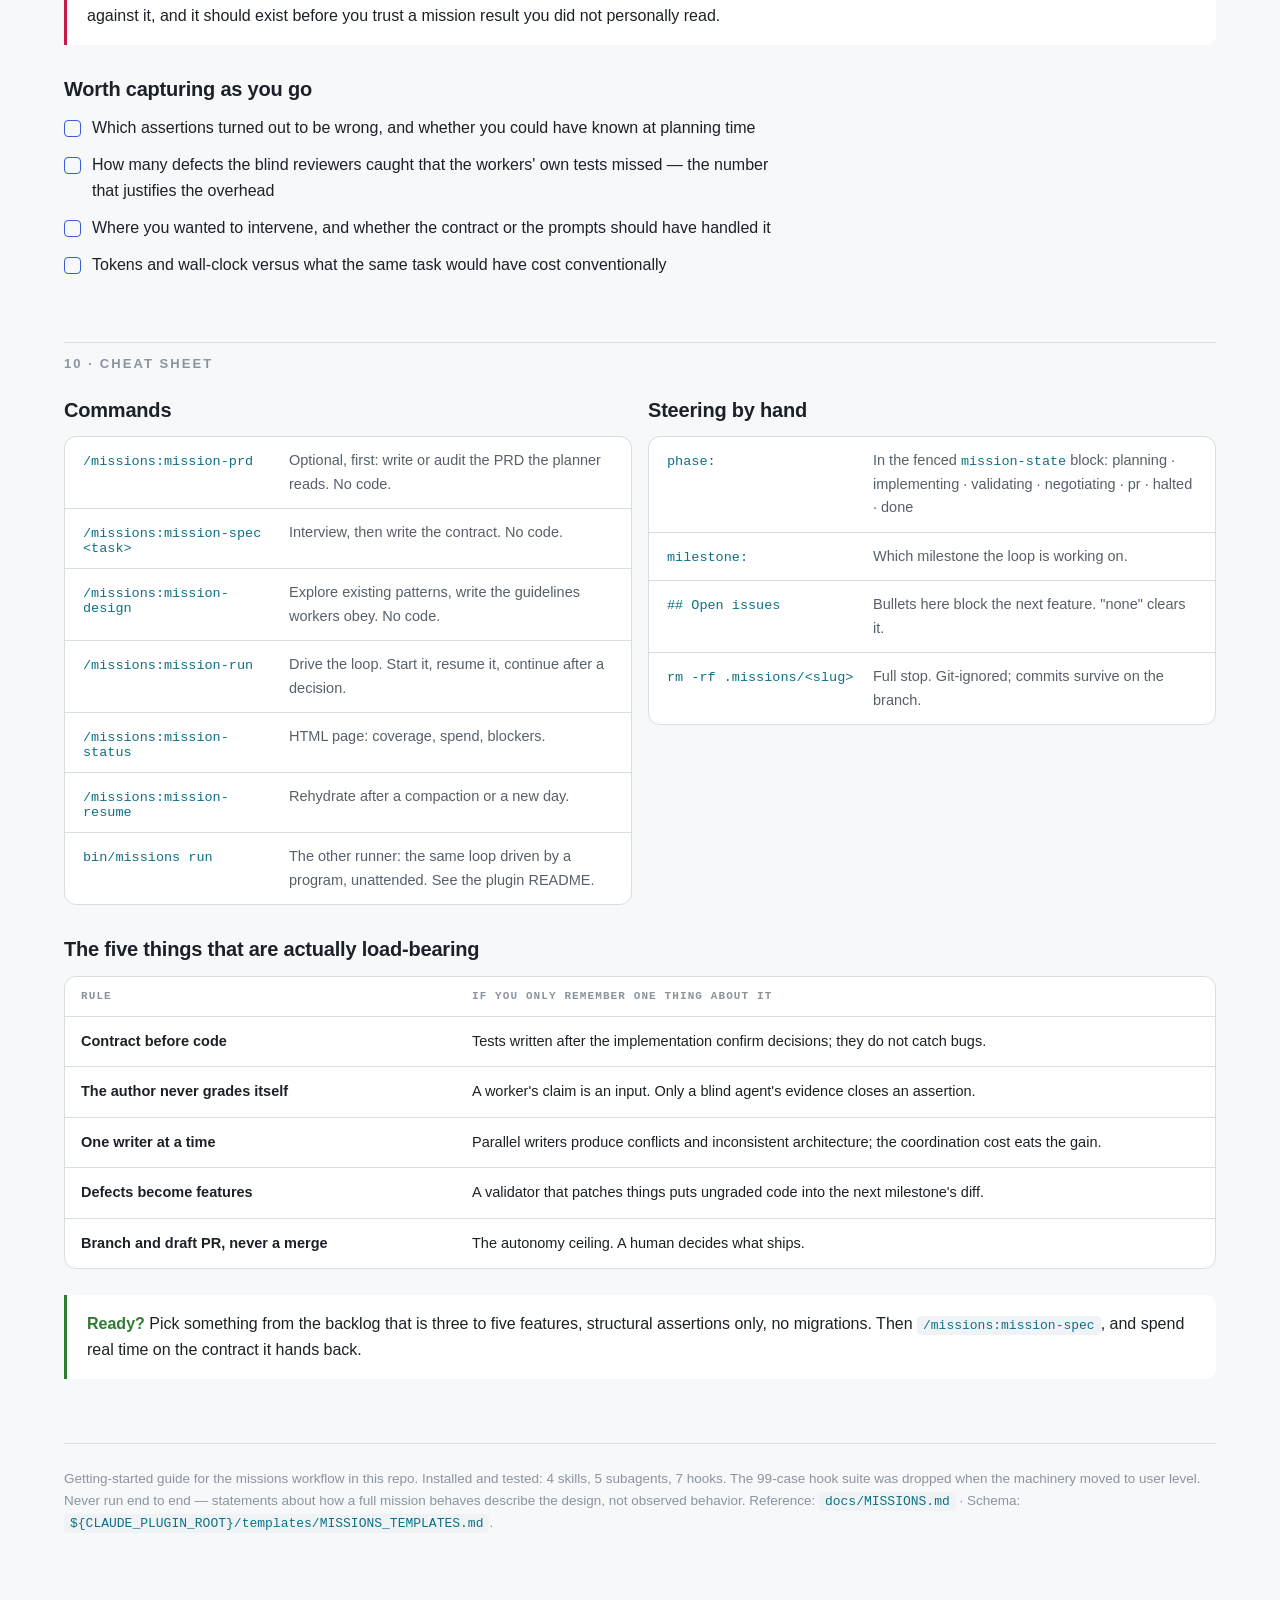
<file: plugins/missions/docs/MISSIONS_GETTING_STARTED.html>
<!doctype html>
<html lang="en">
<head>
<meta charset="utf-8">
<meta name="viewport" content="width=device-width, initial-scale=1">
<title>Missions — Getting Started</title>
<style>
  :root{
    --bg:#0d1117; --panel:#151b23; --panel2:#1c232d; --line:#2a3441;
    --ink:#e6edf3; --dim:#9aa7b4; --faint:#6e7c8c;
    --a1:#7aa2f7; --a2:#f7768e; --a3:#9ece6a; --a4:#e0af68; --a5:#bb9af7; --a6:#2ac3de;
  }
  @media (prefers-color-scheme: light){
    :root{ --bg:#f6f8fa; --panel:#fff; --panel2:#f0f3f6; --line:#d8dee4;
           --ink:#1c2128; --dim:#57606a; --faint:#8b949e;
           --a1:#3b5bdb; --a2:#c9184a; --a3:#2f7a34; --a4:#a86a00; --a5:#7048e8; --a6:#0b7285; }
  }
  *{box-sizing:border-box}
  body{margin:0;background:var(--bg);color:var(--ink);
       font:16px/1.62 -apple-system,BlinkMacSystemFont,"Segoe UI",Inter,Roboto,sans-serif;}
  .wrap{max-width:1200px;margin:0 auto;padding:48px 24px 96px}
  header{border-bottom:1px solid var(--line);padding-bottom:28px;margin-bottom:20px}
  .kicker{font:600 12px/1 ui-monospace,SFMono-Regular,Menlo,monospace;letter-spacing:.18em;
          text-transform:uppercase;color:var(--a1);margin-bottom:14px}
  h1{font-size:clamp(28px,4.2vw,42px);line-height:1.12;margin:0 0 14px;letter-spacing:-.02em}
  .sub{color:var(--dim);max-width:76ch;margin:0}
  .meta{margin-top:16px;font:13px/1.7 ui-monospace,SFMono-Regular,Menlo,monospace;color:var(--faint)}
  nav{display:flex;flex-wrap:wrap;gap:8px;margin:0 0 48px}
  nav a{font:600 12px/1 ui-monospace,Menlo,monospace;color:var(--dim);text-decoration:none;
        border:1px solid var(--line);border-radius:20px;padding:8px 13px;background:var(--panel)}
  nav a:hover{color:var(--a1);border-color:var(--a1)}
  h2{font-size:13px;letter-spacing:.16em;text-transform:uppercase;color:var(--faint);
     font-weight:700;margin:0 0 20px;padding-top:10px;border-top:1px solid var(--line)}
  section{margin-bottom:64px;scroll-margin-top:20px}
  h3{font-size:20px;margin:28px 0 10px;letter-spacing:-.01em}
  h3:first-child{margin-top:0}
  p{margin:0 0 14px;max-width:82ch}
  .lead{font-size:18.5px;line-height:1.55}
  ul{margin:0 0 14px;padding-left:20px;max-width:82ch}
  li{margin-bottom:7px}
  .grid{display:grid;gap:16px}
  .g3{grid-template-columns:repeat(auto-fit,minmax(290px,1fr))}
  .g2{grid-template-columns:repeat(auto-fit,minmax(360px,1fr))}
  .card{background:var(--panel);border:1px solid var(--line);border-radius:12px;padding:20px}
  .card h4{margin:0 0 9px;font-size:16px;display:flex;align-items:center;gap:9px;flex-wrap:wrap}
  .card p,.card li{font-size:14.5px;color:var(--dim);margin:0 0 8px}
  .card ul{padding-left:18px;margin-bottom:0}
  .dot{width:9px;height:9px;border-radius:50%;flex:0 0 auto}
  figure{margin:0 0 24px;background:var(--panel);border:1px solid var(--line);
         border-radius:12px;padding:20px;overflow-x:auto}
  figcaption{font-size:13px;color:var(--faint);margin-top:14px;text-align:center}
  svg{display:block;margin:0 auto;max-width:100%;height:auto}
  .svgtext{font:13px -apple-system,BlinkMacSystemFont,"Segoe UI",sans-serif;fill:var(--ink)}
  .svgsm{font:11.5px ui-monospace,Menlo,monospace;fill:var(--dim)}
  .svgxs{font:10px ui-monospace,Menlo,monospace;fill:var(--faint)}
  table{width:100%;border-collapse:collapse;font-size:14.5px}
  .tblwrap{overflow-x:auto;background:var(--panel);border:1px solid var(--line);
           border-radius:12px;margin-bottom:18px}
  th{text-align:left;font:600 11px/1 ui-monospace,Menlo,monospace;letter-spacing:.1em;
     text-transform:uppercase;color:var(--faint);padding:14px 16px;border-bottom:1px solid var(--line);
     white-space:nowrap}
  td{padding:13px 16px;border-bottom:1px solid var(--line);vertical-align:top}
  tr:last-child td{border-bottom:none}
  td strong{color:var(--ink)}
  code,.mono{font:13px ui-monospace,SFMono-Regular,Menlo,monospace;
       background:var(--panel2);padding:2px 6px;border-radius:4px;color:var(--a6)}
  pre{background:var(--panel);border:1px solid var(--line);border-radius:12px;padding:20px;
      overflow-x:auto;font:13px/1.65 ui-monospace,SFMono-Regular,Menlo,monospace;color:var(--ink);
      margin:0 0 18px}
  pre code{background:none;padding:0;color:inherit}
  .c1{color:var(--a1)} .c2{color:var(--a2)} .c3{color:var(--a3)}
  .c4{color:var(--a4)} .c5{color:var(--a5)} .cf{color:var(--faint)}
  .callout{border-left:3px solid var(--a4);background:var(--panel);border-radius:0 10px 10px 0;
           padding:16px 20px;margin:22px 0}
  .callout.warn{border-color:var(--a2)}
  .callout.ok{border-color:var(--a3)}
  .callout strong{color:var(--a4)}
  .callout.warn strong{color:var(--a2)}
  .callout.ok strong{color:var(--a3)}
  .pill{display:inline-block;font:600 10px/1 ui-monospace,Menlo,monospace;letter-spacing:.08em;
        text-transform:uppercase;padding:5px 8px;border-radius:5px;border:1px solid var(--line);
        color:var(--faint);vertical-align:middle}
  .new{color:var(--a3);border-color:color-mix(in srgb,var(--a3) 45%,transparent)}
  .reuse{color:var(--a6);border-color:color-mix(in srgb,var(--a6) 45%,transparent)}
  .p1{color:var(--a1);border-color:color-mix(in srgb,var(--a1) 45%,transparent)}
  .p2{color:var(--a5);border-color:color-mix(in srgb,var(--a5) 45%,transparent)}
  .p3{color:var(--a4);border-color:color-mix(in srgb,var(--a4) 45%,transparent)}
  .unk{color:var(--a2);border-color:color-mix(in srgb,var(--a2) 45%,transparent)}
  ol.phase{counter-reset:s;list-style:none;padding:0;margin:0}
  ol.phase>li{counter-increment:s;position:relative;padding:0 0 26px 54px;
             border-left:1px solid var(--line);margin-left:16px}
  ol.phase>li:last-child{border-left-color:transparent}
  ol.phase>li::before{content:"P" counter(s,decimal);position:absolute;left:-17px;top:-2px;
        width:34px;height:34px;border-radius:50%;background:var(--panel2);border:1px solid var(--line);
        color:var(--a1);display:flex;align-items:center;justify-content:center;
        font:700 12px ui-monospace,Menlo,monospace}
  ol.phase h4{margin:5px 0 8px;font-size:18px}
  .exit{font-size:13.5px;color:var(--faint);border-top:1px dashed var(--line);padding-top:9px;
        margin-top:10px;max-width:82ch}
  .exit b{color:var(--a3);font-weight:600}
  footer{border-top:1px solid var(--line);padding-top:24px;color:var(--faint);font-size:13.5px}
  .q{background:var(--panel);border:1px solid var(--line);border-left:3px solid var(--a5);
     border-radius:0 10px 10px 0;padding:16px 20px;margin-bottom:14px}
  .q h4{margin:0 0 6px;font-size:15.5px;color:var(--a5)}
  .q p{margin:0;font-size:14.5px;color:var(--dim)}
</style><style>
  .step{counter-reset:none}
  ol.steps{counter-reset:st;list-style:none;padding:0;margin:0}
  ol.steps>li{counter-increment:st;position:relative;padding:0 0 30px 62px;
             border-left:1px solid var(--line);margin-left:18px}
  ol.steps>li:last-child{border-left-color:transparent;padding-bottom:0}
  ol.steps>li::before{content:counter(st);position:absolute;left:-19px;top:-4px;
        width:38px;height:38px;border-radius:50%;background:var(--panel2);border:1px solid var(--a1);
        color:var(--a1);display:flex;align-items:center;justify-content:center;
        font:700 15px ui-monospace,Menlo,monospace}
  ol.steps h4{margin:6px 0 10px;font-size:19px}
  .you{display:inline-block;font:600 10px/1 ui-monospace,Menlo,monospace;letter-spacing:.08em;
       text-transform:uppercase;padding:5px 8px;border-radius:5px;margin-left:8px;
       color:var(--a3);border:1px solid color-mix(in srgb,var(--a3) 45%,transparent);vertical-align:middle}
  .auto{color:var(--faint);border-color:var(--line)}
  .cheat{background:var(--panel);border:1px solid var(--line);border-radius:12px;overflow:hidden}
  .cheat div{display:flex;gap:16px;padding:12px 18px;border-bottom:1px solid var(--line);align-items:baseline}
  .cheat div:last-child{border-bottom:none}
  .cheat code{flex:0 0 190px;background:none;padding:0;color:var(--a6);font-size:13.5px}
  .cheat span{color:var(--dim);font-size:14.5px}
  .chk{list-style:none;padding-left:0}
  .chk li{padding-left:28px;position:relative;margin-bottom:11px}
  .chk li::before{content:"";position:absolute;left:0;top:5px;width:15px;height:15px;
      border:1.5px solid var(--a1);border-radius:4px}
  .big{font:700 30px/1 ui-monospace,Menlo,monospace;color:var(--a1);display:block;margin-bottom:6px}
  .tile{background:var(--panel);border:1px solid var(--line);border-radius:12px;padding:18px 20px}
  .tile p{font-size:14px;color:var(--dim);margin:0}
</style>
</head>
<body>
<div class="wrap">

<header>
  <div class="kicker">Getting started · missions</div>
  <h1>Running your first mission</h1>
  <p class="sub">Everything is installed. This page is the walkthrough: what to pick for a first run,
  what each command does, the one place where your judgment is irreplaceable, what the hooks will say
  when they block you, and how to stop cleanly when it goes sideways.</p>
  <p class="meta">
    Installed: <span class="mono">4 skills · 5 subagents · 6 hooks · 99 passing hook tests</span><br>
    Reference: <span class="mono">docs/MISSIONS.md</span> · Schema: <span class="mono">${CLAUDE_PLUGIN_ROOT}/templates/MISSIONS_TEMPLATES.md</span><br>
    Status: <span style="color:var(--a4)">never run end to end — your first mission is the dry run</span>
  </p>
</header>

<nav>
  <a href="#model">1 · Mental model</a>
  <a href="#before">2 · Before you start</a>
  <a href="#pick">3 · Pick the task</a>
  <a href="#walk">4 · The walkthrough</a>
  <a href="#contract">5 · Reviewing the contract</a>
  <a href="#milestone">6 · Inside a milestone</a>
  <a href="#blocked">7 · When a hook blocks</a>
  <a href="#stop">8 · Stopping &amp; escape hatches</a>
  <a href="#expect">9 · What will go wrong</a>
  <a href="#cheat">10 · Cheat sheet</a>
</nav>

<!-- ============ 1 ============ -->
<section id="model">
<h2>1 · The mental model, in one picture</h2>

<p class="lead">A mission separates three jobs that a single agent session normally blurs together:
deciding what "correct" means, building it, and checking it. Each one runs in a context that cannot
see the others.</p>

<figure>
<svg viewBox="0 0 1080 330" role="img" aria-label="Mission arc from planning through the loop to a draft PR">
  <defs>
    <marker id="ar" viewBox="0 0 10 10" refX="9" refY="5" markerWidth="7" markerHeight="7" orient="auto">
      <path d="M0,0 L10,5 L0,10 z" fill="#6e7c8c"/>
    </marker>
  </defs>

  <rect x="10" y="60" width="200" height="120" rx="12" fill="none" stroke="var(--a1)" stroke-width="1.5"/>
  <text class="svgtext" x="110" y="90" text-anchor="middle" font-weight="700">/missions:mission-spec</text>
  <text class="svgsm" x="110" y="112" text-anchor="middle">interview · argue</text>
  <text class="svgsm" x="110" y="130" text-anchor="middle">write assertions</text>
  <text class="svgxs" x="110" y="152" text-anchor="middle">NO code is written</text>
  <text class="svgxs" x="110" y="168" text-anchor="middle">here — enforced</text>

  <rect x="240" y="60" width="180" height="120" rx="12" fill="var(--panel2)" stroke="var(--a3)" stroke-width="2"/>
  <text class="svgtext" x="330" y="90" text-anchor="middle" font-weight="700" fill="var(--a3)">YOU read</text>
  <text class="svgtext" x="330" y="110" text-anchor="middle" font-weight="700" fill="var(--a3)">the contract</text>
  <text class="svgsm" x="330" y="134" text-anchor="middle">the one step</text>
  <text class="svgsm" x="330" y="151" text-anchor="middle">nothing downstream</text>
  <text class="svgsm" x="330" y="168" text-anchor="middle">can recover from</text>

  <rect x="450" y="20" width="380" height="200" rx="12" fill="none" stroke="var(--a5)" stroke-width="1.5"/>
  <text class="svgtext" x="640" y="46" text-anchor="middle" font-weight="700">/missions:mission-run</text>

  <rect x="472" y="62" width="150" height="46" rx="8" fill="var(--panel2)" stroke="var(--line)"/>
  <text class="svgsm" x="547" y="82" text-anchor="middle" fill="var(--ink)">worker → F001</text>
  <text class="svgxs" x="547" y="99" text-anchor="middle">one at a time</text>

  <rect x="472" y="118" width="150" height="46" rx="8" fill="var(--panel2)" stroke="var(--line)"/>
  <text class="svgsm" x="547" y="138" text-anchor="middle" fill="var(--ink)">worker → F002</text>
  <text class="svgxs" x="547" y="155" text-anchor="middle">clean context</text>

  <rect x="654" y="62" width="152" height="102" rx="8" fill="var(--panel2)" stroke="var(--a2)"/>
  <text class="svgsm" x="730" y="82" text-anchor="middle" fill="var(--a2)" font-weight="700">validators</text>
  <text class="svgxs" x="730" y="101" text-anchor="middle">scrutiny · blind review</text>
  <text class="svgxs" x="730" y="117" text-anchor="middle">real calls · real UI</text>
  <text class="svgxs" x="730" y="140" text-anchor="middle">never saw the code</text>
  <text class="svgxs" x="730" y="156" text-anchor="middle">get written</text>

  <text class="svgxs" x="640" y="196" text-anchor="middle">defect → new feature, never an in-place patch</text>
  <text class="svgxs" x="640" y="211" text-anchor="middle">same assertion fails twice → halt, ask you</text>

  <rect x="860" y="60" width="210" height="120" rx="12" fill="none" stroke="var(--a4)" stroke-width="1.5"/>
  <text class="svgtext" x="965" y="90" text-anchor="middle" font-weight="700">branch + draft PR</text>
  <text class="svgsm" x="965" y="114" text-anchor="middle">contract in the</text>
  <text class="svgsm" x="965" y="131" text-anchor="middle">PR description</text>
  <text class="svgxs" x="965" y="154" text-anchor="middle">never a merge</text>
  <text class="svgxs" x="965" y="170" text-anchor="middle">never a push</text>

  <line x1="212" y1="120" x2="236" y2="120" stroke="#6e7c8c" marker-end="url(#ar)"/>
  <line x1="422" y1="120" x2="446" y2="120" stroke="#6e7c8c" marker-end="url(#ar)"/>
  <line x1="832" y1="120" x2="856" y2="120" stroke="#6e7c8c" marker-end="url(#ar)"/>
  <line x1="624" y1="85" x2="650" y2="98" stroke="#6e7c8c" marker-end="url(#ar)"/>
  <line x1="624" y1="141" x2="650" y2="128" stroke="#6e7c8c" marker-end="url(#ar)"/>

  <text class="svgxs" x="330" y="255" text-anchor="middle" fill="var(--a3)">← your judgment lives here</text>
  <text class="svgxs" x="640" y="255" text-anchor="middle">← you supervise; you do not drive</text>
  <text class="svgxs" x="965" y="255" text-anchor="middle">← you merge</text>

  <rect x="10" y="285" width="1060" height="34" rx="8" fill="var(--panel2)" stroke="var(--line)"/>
  <text class="svgsm" x="540" y="307" text-anchor="middle">Everything that matters is a file under .missions/&lt;slug&gt;/ — so a compaction, a /clear, or a reboot loses nothing</text>
</svg>
<figcaption>The arc of one mission. Two human gates: the contract at the start, the merge at the end.</figcaption>
</figure>

<div class="grid g3">
  <div class="tile"><span class="big">1</span><p><strong>You define done</strong> — with the planner, before any code exists. This is the part you cannot delegate.</p></div>
  <div class="tile"><span class="big">2</span><p><strong>Agents build it</strong> — one feature at a time, each in a clean context, each ending in a commit.</p></div>
  <div class="tile"><span class="big">3</span><p><strong>Blind agents grade it</strong> — against your assertions, having never seen how the code was written or why.</p></div>
</div>
</section>
<!-- ============ 2 ============ -->
<section id="before">
<h2>2 · Before you start — five minutes</h2>

<div class="grid g2">
<div class="card">
  <h4><span class="dot" style="background:var(--a1)"></span>Restart your Claude Code session</h4>
  <p>The six hooks were added to <code>.claude/settings.json</code>. Skills and subagents were picked
  up live, but whether hooks hot-reload from a mid-session settings edit is
  <strong>unconfirmed</strong> — restarting is the cheap way not to care.</p>
</div>
<div class="card">
  <h4><span class="dot" style="background:var(--a3)"></span>Confirm the hooks are asleep</h4>
  <p>With no mission running they must do nothing. Ordinary work in this repo should feel exactly as
  it did yesterday — same git commands, same edits, no new messages. If you see a line starting with
  <code>MISSION:</code> before you have started one, something is wrong; jump to §8.</p>
</div>
<div class="card">
  <h4><span class="dot" style="background:var(--a4)"></span>Decide the autonomy ceiling</h4>
  <p>For a first run: <strong>halt at every milestone</strong>. Loosening later is cheap; discovering
  you were too loose is not. The planner asks you this and records it in <code>mission.md</code>.</p>
</div>
<div class="card">
  <h4><span class="dot" style="background:var(--a2)"></span>Decide a budget</h4>
  <p>A token ceiling the loop enforces by halting. Without a number, the honest answer to "what did
  that cost" is <em>unknown</em> — and you lose the baseline that tells you whether this is worth
  repeating.</p>
</div>
</div>

<div class="callout">
<strong>Where it all lands.</strong> <code>.missions/</code> is git-ignored, so run state never
pollutes a diff. Product code goes onto a branch through normal commits. The contract is copied into
<code>docs/plans/&lt;slug&gt;-plan.md</code> so a reviewer can see what "done" meant — and
<code>docs/plans/</code> is git-ignored too, so nothing here reaches a PR unless you put it there.
</div>
</section>

<!-- ============ 3 ============ -->
<section id="pick">
<h2>3 · Picking the first task</h2>

<p>The first mission is an experiment about the <em>workflow</em>, not a delivery deadline. Pick
accordingly: something real enough that the result matters, small enough that a bad run costs an
afternoon rather than a sprint.</p>

<div class="tblwrap">
<table>
<tr><th>Good first mission</th><th>Bad first mission</th></tr>
<tr>
  <td><strong>3–5 features</strong>, one or two milestones</td>
  <td>Twelve features — that is two missions, and you will not learn twice as much</td>
</tr>
<tr>
  <td><strong>Low blast radius</strong> — no migration, no partner API, no billing path</td>
  <td>Anything that halts constantly for confirmation; you will spend the run babysitting</td>
</tr>
<tr>
  <td><strong>Arguable correctness</strong> — where you would have written a test plan anyway</td>
  <td>A mechanical refactor; a green suite already tells you everything</td>
</tr>
<tr>
  <td><strong>Already on the backlog</strong>, with an issue you can hand the planner</td>
  <td>A toy invented for the demo — it will not surface the frictions that matter</td>
</tr>
<tr>
  <td><strong>Rich in conversational assertions</strong> if you want to test the payoff case</td>
  <td>Something where the only assertions are "the function exists"</td>
</tr>
</table>
</div>

<div class="callout warn">
<strong>The honest recommendation for run one.</strong> Keep every assertion
<code>structural</code> — provable by the test layers. Skip the behavior validator entirely. It is
the most valuable part of this workflow on a voice platform and also the slowest, the most expensive,
and the most likely to fail for environmental reasons that teach you nothing about missions. Prove
the loop first, then turn on real calls with the second mission.
</div>
</section>

<!-- ============ 4 ============ -->
<section id="walk">
<h2>4 · The walkthrough</h2>

<div class="callout">
<strong>Two runners, one plan.</strong> Everything through the contract and the design is the same
whichever way you execute. This walkthrough runs the mission <em>from a Claude Code session</em>
(<code>/missions:mission-run</code>), which is the right choice for a first mission — you can watch
it, interrupt it, and it is the only path that reaches a reviewed draft PR today. The alternative is
the out-of-process driver, <code>bin/missions</code>: the same loop driven by a program instead of a
session, with workers as subprocesses, a deterministic grade after each one exits, and typed exit
codes — better for long unattended stretches once you trust the plan. Both read and write the same
<code>.missions/&lt;slug&gt;/</code>. The plugin README compares them side by side.
</div>

<ol class="steps">

<li>
<h4>Start the planner<span class="you">you</span></h4>
<pre><code><span class="c1">/missions:mission-spec</span>  add per-account retry limits to the outbound dispatch sweep
<span class="cf">              (or paste an issue number / description)</span></code></pre>
<p>It reads the project's own docs first, dispatches cheap read-only researchers for anything it needs from the
code, then <strong>interviews you</strong>. Expect it to push back on scope. That is the job — a
mission that is twelve features long is usually two missions.</p>
<p>It will ask for: the goal in one sentence, the non-goals, the blast radius, what done looks like
to a <em>user</em>, the autonomy ceiling, and the budget. The non-goals matter more than they sound:
they are what stops a worker from "improving" something adjacent at 2am.</p>
</li>

<li>
<h4>It writes three files — and no code<span class="auto">automatic</span></h4>
<pre><code>.missions/outbound-retry-limits/
  <span class="c1">mission.md</span>     goal, non-goals, model seats, budget cap
  <span class="c2">contract.md</span>    A001..A0nn  ← the artifact
  <span class="c3">features.md</span>    F001.. → milestone, assertions, procedures</code></pre>
<p>It refuses to finish unless every assertion maps to a feature, every feature to an assertion, and
every assertion carries a proof class. If it cannot close that gap it tells you which side is wrong
rather than quietly papering over it.</p>
<p>While phase is <code>planning</code>, the <code>mission-contract-first</code> hook physically
blocks writes to product code. Not a reminder — a block.</p>
</li>

<li>
<h4>Read the contract. Properly.<span class="you">you</span></h4>
<p>Ten minutes here is worth more than anything you can do later. §5 is the checklist.</p>
</li>

<li>
<h4>Design the architecture<span class="you">you start it</span></h4>
<pre><code><span class="c1">/missions:mission-design</span></code></pre>
<p>Mandatory, and still no code. It fans out read-only researcher agents to find how this repo
already does things — the closest analogue to each feature, layering, error handling, test
conventions, the legacy pattern nobody should imitate — and writes <code>design.md</code>:
guidelines <code>D001..</code>, each anchored to a <code>file:line</code> exemplar. Every worker is
bound to its feature's guidelines, and the blind reviewers grade conformance against the same ids.
Review it like the contract: after this, the machinery obeys it.</p>
</li>

<li>
<h4>Run the loop<span class="you">you start it</span></h4>
<pre><code><span class="c1">/missions:mission-run</span></code></pre>
<p>From here it drives itself: dispatch one worker, ingest its handoff, update state, repeat; at a
milestone, validate. You supervise. You do not steer feature by feature — if you find yourself
wanting to, that is a signal the contract was underspecified, and the fix belongs in the contract.</p>
</li>

<li>
<h4>Milestone — it stops and reports<span class="auto">automatic</span></h4>
<p>With the ceiling set to "halt at every milestone" you get a report and a decision. §6 covers what
happened during it.</p>
</li>

<li>
<h4>Check in any time<span class="you">you</span></h4>
<pre><code><span class="c1">/missions:mission-status</span>   <span class="cf">→ docs/plans/&lt;slug&gt;-status.html</span></code></pre>
<p>Assertion coverage by proof class, features, spend, what is running, what is blocked. Safe to run
mid-flight; it only reads.</p>
</li>

<li>
<h4>New day, new session<span class="you">you</span></h4>
<pre><code><span class="c1">/missions:mission-resume</span></code></pre>
<p>Reconstructs position from disk and reconciles it against git — <strong>git wins</strong> any
disagreement. This is the claim that the state files are real: nothing needed from anyone's memory.</p>
</li>

<li>
<h4>Terminal — branch and draft PR<span class="auto">automatic</span></h4>
<p>Runs whatever pre-merge sweep the project defines, updates the docs whose sources changed, then
hands the branch to <code>/missions:mission-pr-review</code>: it opens a <strong>draft</strong> PR — with the
contract and the assertion→evidence table as the description — and puts the <em>whole branch</em>
through review for the first time: a simplify pass, the general code review plus the repo's
adversarial-review skill in parallel, a read-only assessment of every finding, and an HTML findings
report. Surviving findings become follow-ups; nothing gets fixed here. Then it stops. You merge.</p>
</li>

</ol>
</section>
<!-- ============ 5 ============ -->
<section id="contract">
<h2>5 · Reviewing the contract — your real job</h2>

<p class="lead">Everything downstream faithfully builds and certifies whatever this file says. A wrong
assertion does not get caught by the workers, the reviewers, or the validators — they will all agree
with each other, produce green checkmarks, and ship the wrong thing.</p>

<figure>
<svg viewBox="0 0 1000 200" role="img" aria-label="A wrong assertion propagates through every downstream check">
  <rect x="10" y="55" width="170" height="70" rx="10" fill="var(--panel2)" stroke="var(--a2)" stroke-width="2"/>
  <text class="svgtext" x="95" y="82" text-anchor="middle" fill="var(--a2)" font-weight="700">A007 is wrong</text>
  <text class="svgxs" x="95" y="103" text-anchor="middle">nobody noticed</text>

  <rect x="230" y="55" width="150" height="70" rx="10" fill="none" stroke="var(--line)"/>
  <text class="svgsm" x="305" y="82" text-anchor="middle" fill="var(--ink)">worker builds it</text>
  <text class="svgxs" x="305" y="103" text-anchor="middle">correctly ✓</text>

  <rect x="430" y="55" width="150" height="70" rx="10" fill="none" stroke="var(--line)"/>
  <text class="svgsm" x="505" y="82" text-anchor="middle" fill="var(--ink)">reviewer checks it</text>
  <text class="svgxs" x="505" y="103" text-anchor="middle">satisfied ✓</text>

  <rect x="630" y="55" width="150" height="70" rx="10" fill="none" stroke="var(--line)"/>
  <text class="svgsm" x="705" y="82" text-anchor="middle" fill="var(--ink)">validator proves it</text>
  <text class="svgxs" x="705" y="103" text-anchor="middle">proven ✓</text>

  <rect x="830" y="55" width="160" height="70" rx="10" fill="var(--panel2)" stroke="var(--a2)" stroke-width="2"/>
  <text class="svgsm" x="910" y="78" text-anchor="middle" fill="var(--a2)" font-weight="700">wrong thing</text>
  <text class="svgsm" x="910" y="96" text-anchor="middle" fill="var(--a2)" font-weight="700">ships, green</text>

  <line x1="182" y1="90" x2="226" y2="90" stroke="#6e7c8c" marker-end="url(#ar2)"/>
  <line x1="382" y1="90" x2="426" y2="90" stroke="#6e7c8c" marker-end="url(#ar2)"/>
  <line x1="582" y1="90" x2="626" y2="90" stroke="#6e7c8c" marker-end="url(#ar2)"/>
  <line x1="782" y1="90" x2="826" y2="90" stroke="#6e7c8c" marker-end="url(#ar2)"/>
  <defs>
    <marker id="ar2" viewBox="0 0 10 10" refX="9" refY="5" markerWidth="7" markerHeight="7" orient="auto">
      <path d="M0,0 L10,5 L0,10 z" fill="#6e7c8c"/>
    </marker>
  </defs>
  <text class="svgxs" x="500" y="160" text-anchor="middle">Every mechanism in a mission increases confidence. None of them question the premise.</text>
  <text class="svgxs" x="500" y="178" text-anchor="middle" fill="var(--a3)">You are the only reader who can.</text>
</svg>
<figcaption>Why the contract review is not a formality.</figcaption>
</figure>

<h3>Read each assertion against these six questions</h3>

<div class="tblwrap">
<table>
<tr><th>Ask</th><th>Why it matters</th></tr>
<tr><td><strong>Is this observable behavior, or implementation?</strong> Could two engineers satisfy it with completely different code and both be right?</td>
    <td>"<code>reset_streak()</code> exists" is not an assertion — it is a design decision smuggled in as a requirement, and it locks the worker out of a better approach.</td></tr>
<tr><td><strong>Would I actually care if this broke?</strong></td>
    <td>Assertions nobody cares about consume validator time at every milestone and train you to skim the results.</td></tr>
<tr><td><strong>Where is the negative case?</strong></td>
    <td>Every "it works" needs its "it refuses / it fails safe" pair. Adversarial validators need something to bite on; a contract of happy paths grades a happy-path implementation.</td></tr>
<tr><td><strong>If this touches data scoped to a user, tenant or account, is the leakage case written down?</strong></td>
    <td>It is never implied. An assertion that is not written is not checked — and cross-boundary leakage is exactly the defect that passes every test in an implementation-shaped suite.</td></tr>
<tr><td><strong>Is the proof class honest?</strong></td>
    <td>A <code>structural</code> tag on something only a real call can prove means it will be marked proven by a unit test that does not actually test it.</td></tr>
<tr><td><strong>What is missing entirely?</strong></td>
    <td>The hardest and most valuable question. The planner writes down what it was told about. What did neither of you say out loud?</td></tr>
</table>
</div>

<div class="callout ok">
<strong>The planner hands you a shortlist.</strong> It ends by naming the two or three assertions it
is <em>least</em> sure about. Start there — that list is worth more than the summary above it, and it
is the closest thing you get to the machine telling you where it is likely wrong.
</div>
</section>

<!-- ============ 6 ============ -->
<section id="milestone">
<h2>6 · What happens inside a milestone</h2>

<figure>
<svg viewBox="0 0 1040 300" role="img" aria-label="Milestone validation order: scrutiny, then parallel blind reviews, then behavior, then negotiation">
  <text class="svgxs" x="80" y="24" text-anchor="middle">SERIAL — writes</text>
  <text class="svgxs" x="560" y="24" text-anchor="middle">VALIDATION — cheap and deterministic first, real and expensive last</text>

  <rect x="10" y="40" width="140" height="52" rx="8" fill="var(--panel2)" stroke="var(--line)"/>
  <text class="svgsm" x="80" y="62" text-anchor="middle" fill="var(--ink)">worker F001</text>
  <text class="svgxs" x="80" y="79" text-anchor="middle">→ commit + handoff</text>
  <rect x="10" y="104" width="140" height="52" rx="8" fill="var(--panel2)" stroke="var(--line)"/>
  <text class="svgsm" x="80" y="126" text-anchor="middle" fill="var(--ink)">worker F002</text>
  <text class="svgxs" x="80" y="143" text-anchor="middle">→ commit + handoff</text>
  <rect x="10" y="168" width="140" height="52" rx="8" fill="var(--panel2)" stroke="var(--line)"/>
  <text class="svgsm" x="80" y="190" text-anchor="middle" fill="var(--ink)">worker F003</text>
  <text class="svgxs" x="80" y="207" text-anchor="middle">→ commit + handoff</text>
  <text class="svgxs" x="80" y="242" text-anchor="middle">never concurrent</text>
  <text class="svgxs" x="80" y="258" text-anchor="middle">hook-enforced</text>

  <line x1="155" y1="130" x2="195" y2="130" stroke="#6e7c8c" marker-end="url(#ar3)"/>
  <defs>
    <marker id="ar3" viewBox="0 0 10 10" refX="9" refY="5" markerWidth="7" markerHeight="7" orient="auto">
      <path d="M0,0 L10,5 L0,10 z" fill="#6e7c8c"/>
    </marker>
  </defs>

  <rect x="200" y="60" width="170" height="140" rx="10" fill="none" stroke="var(--a1)"/>
  <text class="svgsm" x="285" y="84" text-anchor="middle" fill="var(--a1)" font-weight="700">1 · scrutiny</text>
  <text class="svgxs" x="285" y="106" text-anchor="middle">unit + integration</text>
  <text class="svgxs" x="285" y="122" text-anchor="middle">ruff · mypy · tsc</text>
  <text class="svgxs" x="285" y="146" text-anchor="middle">raw output, exit codes</text>
  <text class="svgxs" x="285" y="170" text-anchor="middle">flags assertions with</text>
  <text class="svgxs" x="285" y="186" text-anchor="middle">NO test at all</text>

  <rect x="400" y="40" width="250" height="180" rx="10" fill="none" stroke="var(--a2)" stroke-width="1.5"/>
  <text class="svgsm" x="525" y="64" text-anchor="middle" fill="var(--a2)" font-weight="700">2 · blind review — parallel</text>
  <rect x="418" y="80" width="66" height="40" rx="6" fill="var(--panel2)" stroke="var(--line)"/>
  <text class="svgxs" x="451" y="104" text-anchor="middle">F001</text>
  <rect x="492" y="80" width="66" height="40" rx="6" fill="var(--panel2)" stroke="var(--line)"/>
  <text class="svgxs" x="525" y="104" text-anchor="middle">F002</text>
  <rect x="566" y="80" width="66" height="40" rx="6" fill="var(--panel2)" stroke="var(--line)"/>
  <text class="svgxs" x="599" y="104" text-anchor="middle">F003</text>
  <text class="svgxs" x="525" y="146" text-anchor="middle">each gets: the diff + its assertions</text>
  <text class="svgxs" x="525" y="164" text-anchor="middle">never: the handoff, the reasoning,</text>
  <text class="svgxs" x="525" y="180" text-anchor="middle">or the other reviewers' findings</text>
  <text class="svgxs" x="525" y="204" text-anchor="middle" fill="var(--a2)">blindness is hook-enforced</text>

  <rect x="680" y="60" width="160" height="140" rx="10" fill="none" stroke="var(--a5)"/>
  <text class="svgsm" x="760" y="84" text-anchor="middle" fill="var(--a5)" font-weight="700">3 · behavior</text>
  <text class="svgxs" x="760" y="106" text-anchor="middle">real calls · real UI</text>
  <text class="svgxs" x="760" y="130" text-anchor="middle">only if the milestone</text>
  <text class="svgxs" x="760" y="146" text-anchor="middle">has conversational or</text>
  <text class="svgxs" x="760" y="162" text-anchor="middle">interface assertions</text>
  <text class="svgxs" x="760" y="186" text-anchor="middle">costs real money</text>

  <rect x="870" y="60" width="160" height="140" rx="10" fill="none" stroke="var(--a4)"/>
  <text class="svgsm" x="950" y="84" text-anchor="middle" fill="var(--a4)" font-weight="700">4 · negotiate</text>
  <text class="svgxs" x="950" y="108" text-anchor="middle">all proven → advance</text>
  <text class="svgxs" x="950" y="126" text-anchor="middle">defect → new feature</text>
  <text class="svgxs" x="950" y="144" text-anchor="middle">"cannot tell" → sharpen</text>
  <text class="svgxs" x="950" y="162" text-anchor="middle">failed twice → halt</text>
  <text class="svgxs" x="950" y="186" text-anchor="middle">contract wrong → ask you</text>

  <line x1="655" y1="130" x2="675" y2="130" stroke="#6e7c8c" marker-end="url(#ar3)"/>
  <line x1="845" y1="130" x2="865" y2="130" stroke="#6e7c8c" marker-end="url(#ar3)"/>
  <line x1="375" y1="130" x2="395" y2="130" stroke="#6e7c8c" marker-end="url(#ar3)"/>

  <text class="svgxs" x="520" y="285" text-anchor="middle" fill="var(--a3)">Expect this to fail on the first pass. That is the normal case — it is what you are paying for.</text>
</svg>
<figcaption>One milestone. Writers are serial; validators fan out.</figcaption>
</figure>

<div class="callout">
<strong>The number to watch.</strong> At the end, the loop reports how many defects the
<em>blind reviewers</em> caught that the workers' own tests missed. That figure is the honest measure
of whether this workflow earns its overhead. If it is consistently zero, you are paying for
ceremony — either the reviewers are too soft or the assertions are too easy, and both are fixable.
</div>
</section>
<!-- ============ 7 ============ -->
<section id="blocked">
<h2>7 · When a hook blocks you</h2>

<p>Every mission hook prints a line starting with <code>MISSION:</code> and explains itself. None of
them is advisory. Here is the full set and what each one actually means.</p>

<div class="tblwrap">
<table>
<tr><th style="width:38%">Message</th><th>What happened</th><th>What to do</th></tr>
<tr>
  <td><code>a writing agent is already active</code></td>
  <td>Two workers at once, or a stale marker left in <code>state.md</code> after a handoff landed.</td>
  <td>If a worker really is running, wait — a stale lock expires on its own. Only as a last
      resort, delete <code>.missions/&lt;slug&gt;/.writer</code> and journal why.</td>
</tr>
<tr>
  <td><code>progress is blocked by unresolved handoff issues</code></td>
  <td>A previous worker reported a problem and nothing has addressed it.</td>
  <td>Resolve it, or move it into <code>followups.md</code> deliberately. Clearing it without
      reading it is the one thing this hook exists to prevent.</td>
</tr>
<tr>
  <td><code>this '&lt;agent&gt;' prompt contains handoff content</code></td>
  <td>A validator was about to be told what the author said about their own work.</td>
  <td>Strip it. If the validator genuinely needs that fact, it belongs in the contract or in
      <code>state.md</code> — not in the validator's prompt.</td>
</tr>
<tr>
  <td><code>mission-validator-behavior prompt contains a diff</code></td>
  <td>The behavior validator was about to read the implementation.</td>
  <td>Give it the assertions and the environment. It proves things by using the system.</td>
</tr>
<tr>
  <td><code>phase is 'planning' — no product code yet</code></td>
  <td>Something tried to write code before the contract was finished.</td>
  <td>Finish the contract. If planning really is done, set <code>phase: implementing</code> in
      <code>state.md</code>'s fenced <code>mission-state</code> block and dispatch a worker — the
      orchestrator does not write product code itself.</td>
</tr>
<tr>
  <td><code>no pushing / no merging during a mission</code></td>
  <td>Exactly what it says.</td>
  <td>Nothing leaves the machine on the loop's initiative. Push it yourself when you are satisfied.</td>
</tr>
<tr>
  <td><code>--no-verify / --admin are never allowed</code></td>
  <td>An agent tried to skip a failing gate.</td>
  <td>Fix the cause. A bypassed check is a defect no validator will catch, because they trust the
      gate that got skipped.</td>
</tr>
<tr>
  <td><code>commit message must start with the feature id</code></td>
  <td>A commit during <code>implementing</code> with no <code>F00n:</code> prefix.</td>
  <td>Add it. If it belongs to no feature, ask why it is happening mid-mission.</td>
</tr>
<tr>
  <td><code>the handoff for F00n is not valid evidence</code></td>
  <td>Missing sections, commands with no exit codes, or a commit sha that is not in the repo.</td>
  <td>Fix the handoff before the next feature. It lists exactly what is missing.</td>
</tr>
</table>
</div>

<div class="callout ok">
<strong>They are asleep unless a mission is live.</strong> All six check first for a
<code>.missions/*/state.md</code> whose <code>phase:</code> is something other than
<code>done</code> or <code>halted</code>; without one they exit immediately. That is the first thing
the test suite asserts, for every hook, including against a <code>state.md</code> too mangled to
parse.
</div>
</section>

<!-- ============ 8 ============ -->
<section id="stop">
<h2>8 · Stopping, pausing, and escape hatches</h2>

<div class="grid g2">
<div class="card">
  <h4><span class="dot" style="background:var(--a3)"></span>Pause for the day</h4>
  <p>Do nothing. State is on disk. Tomorrow: <code>/missions:mission-resume</code>.</p>
</div>
<div class="card">
  <h4><span class="dot" style="background:var(--a4)"></span>Stop the mission</h4>
  <p>Set <code>phase: halted</code> in <code>state.md</code>'s fenced <code>mission-state</code>
  block, with the reason in <code>resume_next</code>. Every hook stands down; the branch and commits
  stay exactly where they are.</p>
</div>
<div class="card">
  <h4><span class="dot" style="background:var(--a1)"></span>Finish and go back to normal</h4>
  <p><code>phase: done</code>. Or delete <code>.missions/&lt;slug&gt;/</code> — it is git-ignored
  and the code is already committed on the branch.</p>
</div>
<div class="card">
  <h4><span class="dot" style="background:var(--a2)"></span>Hooks blocking ordinary work</h4>
  <p>A stale mission directory is almost always the cause. <code>ls .missions/</code>, then set the
  phase to <code>done</code> or remove it.</p>
</div>
</div>

<h3>The mission directory, when you want to look yourself</h3>
<pre><code>.missions/&lt;slug&gt;/
  <span class="c1">mission.md</span>       goal · non-goals · seats · budget cap
  <span class="c2">contract.md</span>      assertions + status + evidence   <span class="cf">← read this one</span>
  <span class="c3">features.md</span>      F00n → milestone, assertions, procedures
  <span class="c4">state.md</span>         phase · active writer · open issues   <span class="cf">← edit this to steer</span>
  handoffs/        what each worker did, and left undone
  validation/      per-milestone verdicts with evidence
  followups.md     defects, as features
  journal.jsonl    append-only event log</code></pre>

<p><code>state.md</code> is the steering wheel: it is what the hooks read and what every agent reads
first. Editing it by hand is a legitimate, expected operation — that is why it is a markdown file and
not a database.</p>
</section>

<!-- ============ 9 ============ -->
<section id="expect">
<h2>9 · What will go wrong the first time</h2>

<p class="lead">No mission has been run end to end. The hooks are unit-tested and the prompts are
written, but the loop as a whole is unproven — so treat run one as a dry run whose product is a list
of frictions, not a feature.</p>

<div class="grid g2">
<div class="card">
  <h4><span class="dot" style="background:var(--a4)"></span>The contract will be too vague</h4>
  <p>The first few assertions you write will read like requirements, not checks. You will find out at
  the first milestone when a reviewer answers "cannot tell from the diff" three times. That answer is
  the system working, not failing.</p>
</div>
<div class="card">
  <h4><span class="dot" style="background:var(--a4)"></span>Features will be sized wrong</h4>
  <p>A worker that needs to read twenty files to start was given two features. You will see it as a
  handoff that reports lots of "left undone".</p>
</div>
<div class="card">
  <h4><span class="dot" style="background:var(--a4)"></span>Validation will fail on first pass</h4>
  <p>Every milestone, by design. Budget for it: the source architecture reports validation never
  succeeding first try, and roughly 60% of both time and tokens going to implementation.</p>
</div>
<div class="card">
  <h4><span class="dot" style="background:var(--a2)"></span>The validators are themselves unvalidated</h4>
  <p>Nothing has yet confirmed that <code>mission-reviewer</code> catches a planted defect. Until a
  mutation suite exists — plant an off-by-one, a swapped ownership filter, a dropped <code>await</code>,
  measure the catch rate — treat a clean verdict as informative, not authoritative.</p>
</div>
</div>

<div class="callout warn">
<strong>The failure mode to keep in mind.</strong> Every mechanism here increases confidence by
construction: a contract, a blind check, a verdict table, a coverage percentage. If the validators
cannot actually fail, all of that machinery is an expensive way to generate green checkmarks. The
mutation suite is the guard against it, and it should exist before you trust a mission result you
did not personally read.
</div>

<h3>Worth capturing as you go</h3>
<ul class="chk">
  <li>Which assertions turned out to be wrong, and whether you could have known at planning time</li>
  <li>How many defects the blind reviewers caught that the workers' own tests missed — the number that justifies the overhead</li>
  <li>Where you wanted to intervene, and whether the contract or the prompts should have handled it</li>
  <li>Tokens and wall-clock versus what the same task would have cost conventionally</li>
</ul>
</section>

<!-- ============ 10 ============ -->
<section id="cheat">
<h2>10 · Cheat sheet</h2>

<div class="grid g2">
<div>
<h3>Commands</h3>
<div class="cheat">
  <div><code>/missions:mission-prd</code><span>Optional, first: write or audit the PRD the planner reads. No code.</span></div>
  <div><code>/missions:mission-spec &lt;task&gt;</code><span>Interview, then write the contract. No code.</span></div>
  <div><code>/missions:mission-design</code><span>Explore existing patterns, write the guidelines workers obey. No code.</span></div>
  <div><code>/missions:mission-run</code><span>Drive the loop. Start it, resume it, continue after a decision.</span></div>
  <div><code>/missions:mission-status</code><span>HTML page: coverage, spend, blockers.</span></div>
  <div><code>/missions:mission-resume</code><span>Rehydrate after a compaction or a new day.</span></div>
  <div><code>bin/missions run</code><span>The other runner: the same loop driven by a program, unattended. See the plugin README.</span></div>
</div>
</div>
<div>
<h3>Steering by hand</h3>
<div class="cheat">
  <div><code>phase:</code><span>In the fenced <code>mission-state</code> block: planning · implementing · validating · negotiating · pr · halted · done</span></div>
  <div><code>milestone:</code><span>Which milestone the loop is working on.</span></div>
  <div><code>## Open issues</code><span>Bullets here block the next feature. "none" clears it.</span></div>
  <div><code>rm -rf .missions/&lt;slug&gt;</code><span>Full stop. Git-ignored; commits survive on the branch.</span></div>
</div>
</div>
</div>

<h3>The five things that are actually load-bearing</h3>
<div class="tblwrap">
<table>
<tr><th style="width:34%">Rule</th><th>If you only remember one thing about it</th></tr>
<tr><td><strong>Contract before code</strong></td><td>Tests written after the implementation confirm decisions; they do not catch bugs.</td></tr>
<tr><td><strong>The author never grades itself</strong></td><td>A worker's claim is an input. Only a blind agent's evidence closes an assertion.</td></tr>
<tr><td><strong>One writer at a time</strong></td><td>Parallel writers produce conflicts and inconsistent architecture; the coordination cost eats the gain.</td></tr>
<tr><td><strong>Defects become features</strong></td><td>A validator that patches things puts ungraded code into the next milestone's diff.</td></tr>
<tr><td><strong>Branch and draft PR, never a merge</strong></td><td>The autonomy ceiling. A human decides what ships.</td></tr>
</table>
</div>

<div class="callout ok" style="margin-top:26px">
<strong>Ready?</strong> Pick something from the backlog that is three to five features, structural
assertions only, no migrations. Then <code>/missions:mission-spec</code>, and spend real time on the contract
it hands back.
</div>
</section>

<footer>
Getting-started guide for the missions workflow in this repo. Installed and tested: 4 skills,
5 subagents, 7 hooks. The 99-case hook suite was dropped when the machinery moved to user level.
Never run end to end — statements about how a full mission behaves describe the design, not observed
behavior. Reference: <span class="mono">docs/MISSIONS.md</span> ·
Schema: <span class="mono">${CLAUDE_PLUGIN_ROOT}/templates/MISSIONS_TEMPLATES.md</span>.
</footer>

</div>
</body>
</html>
</file>
